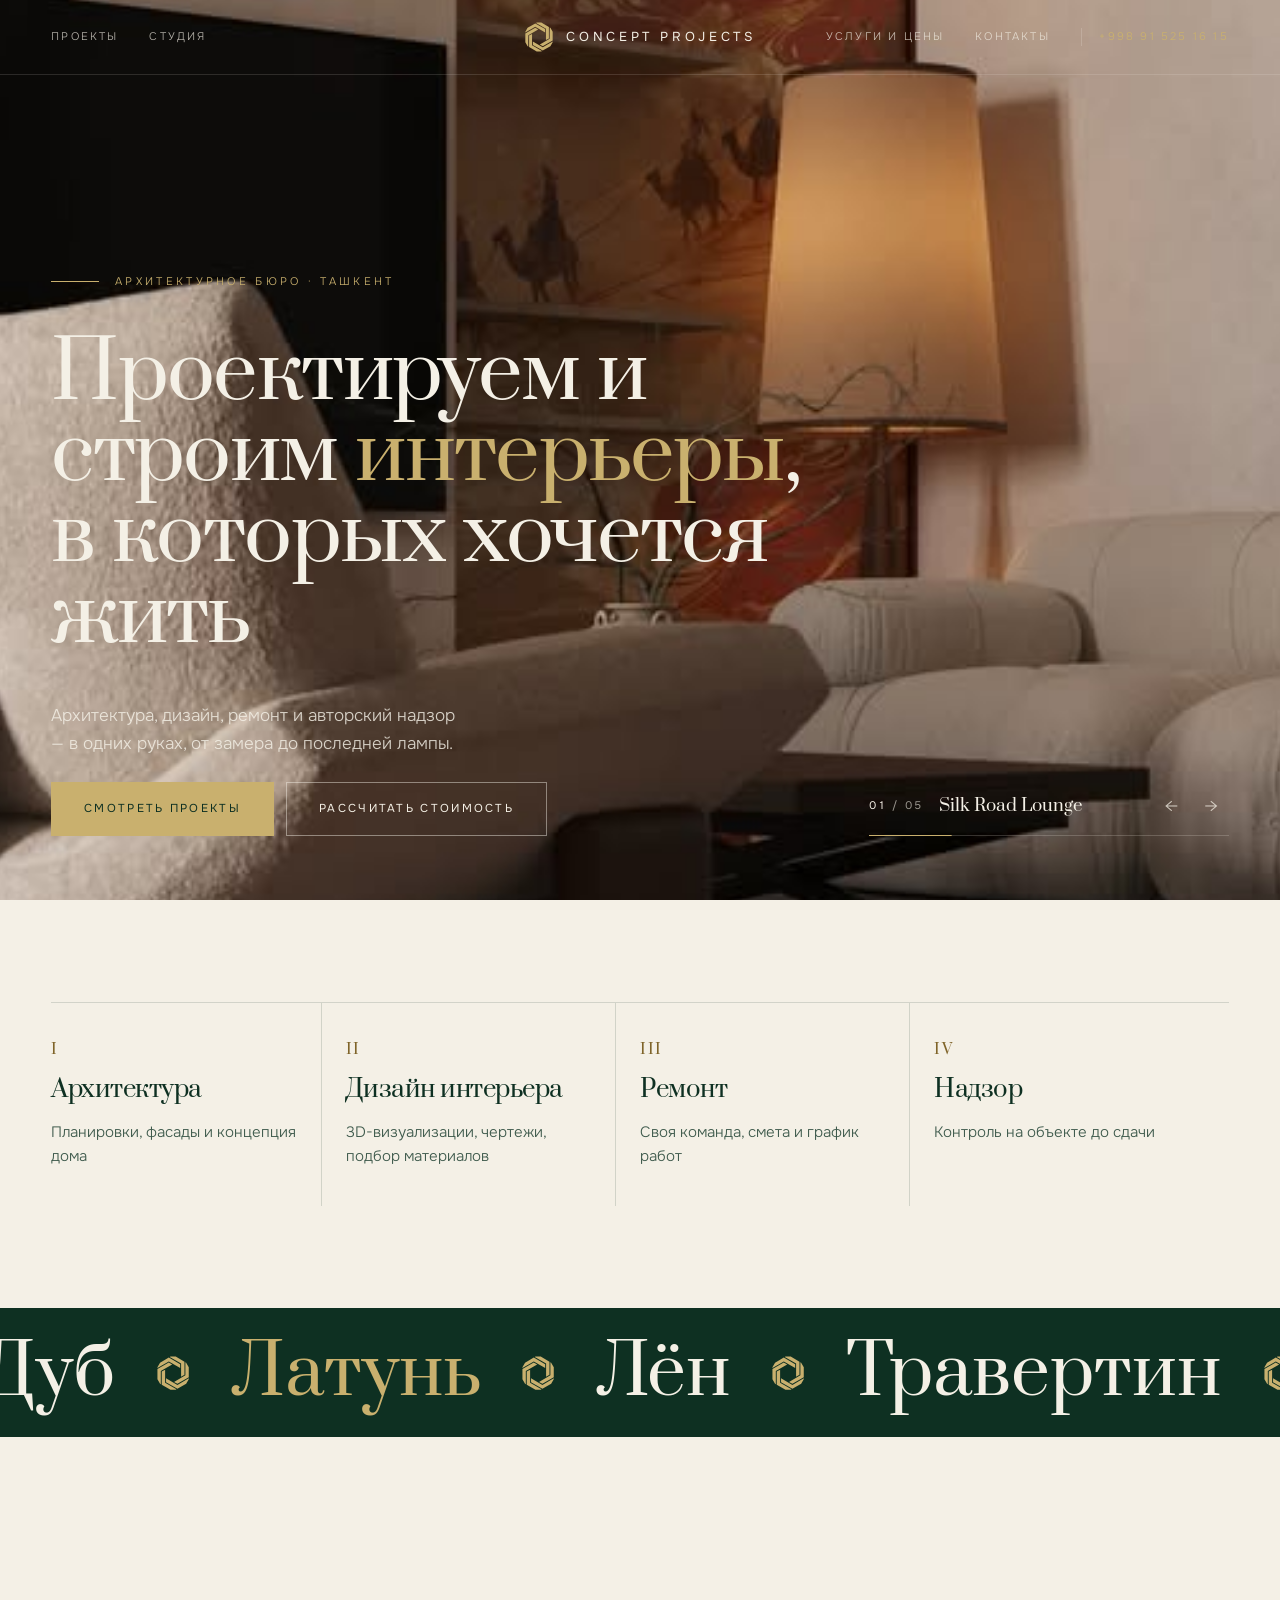
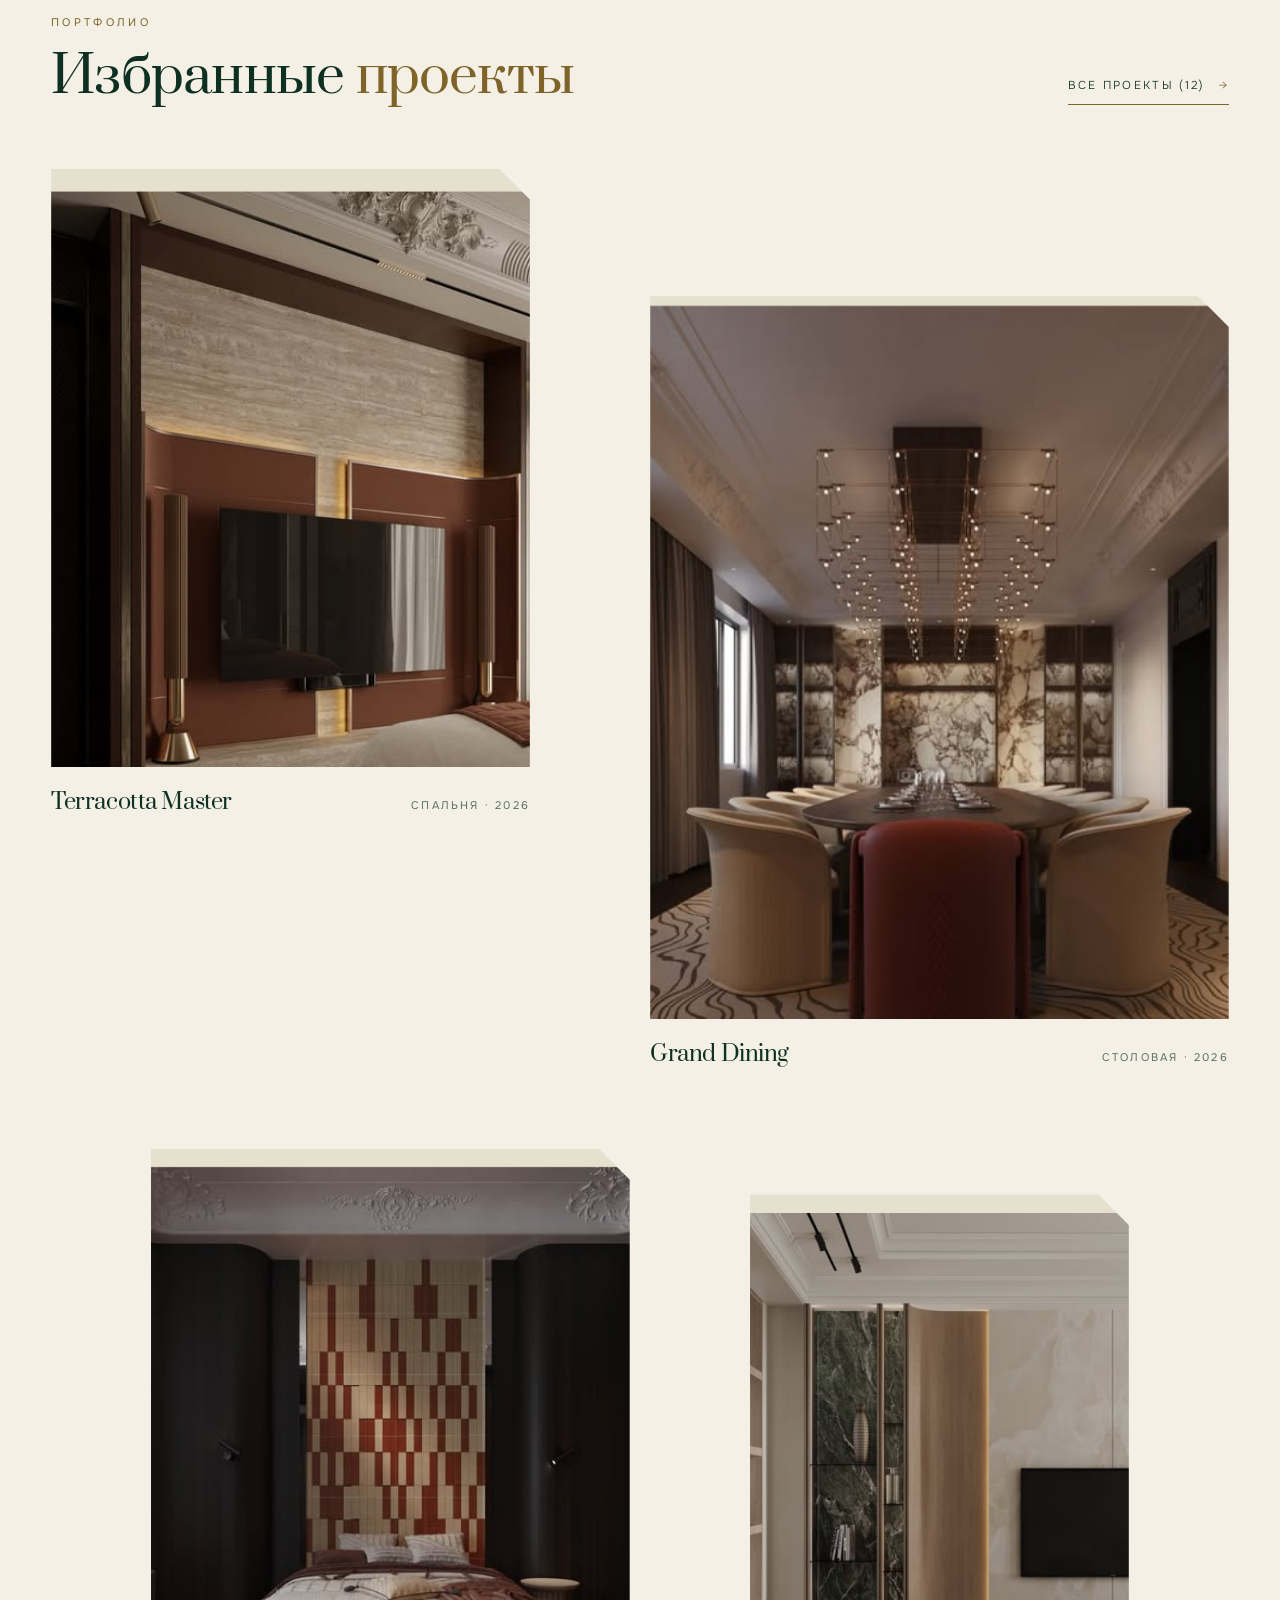
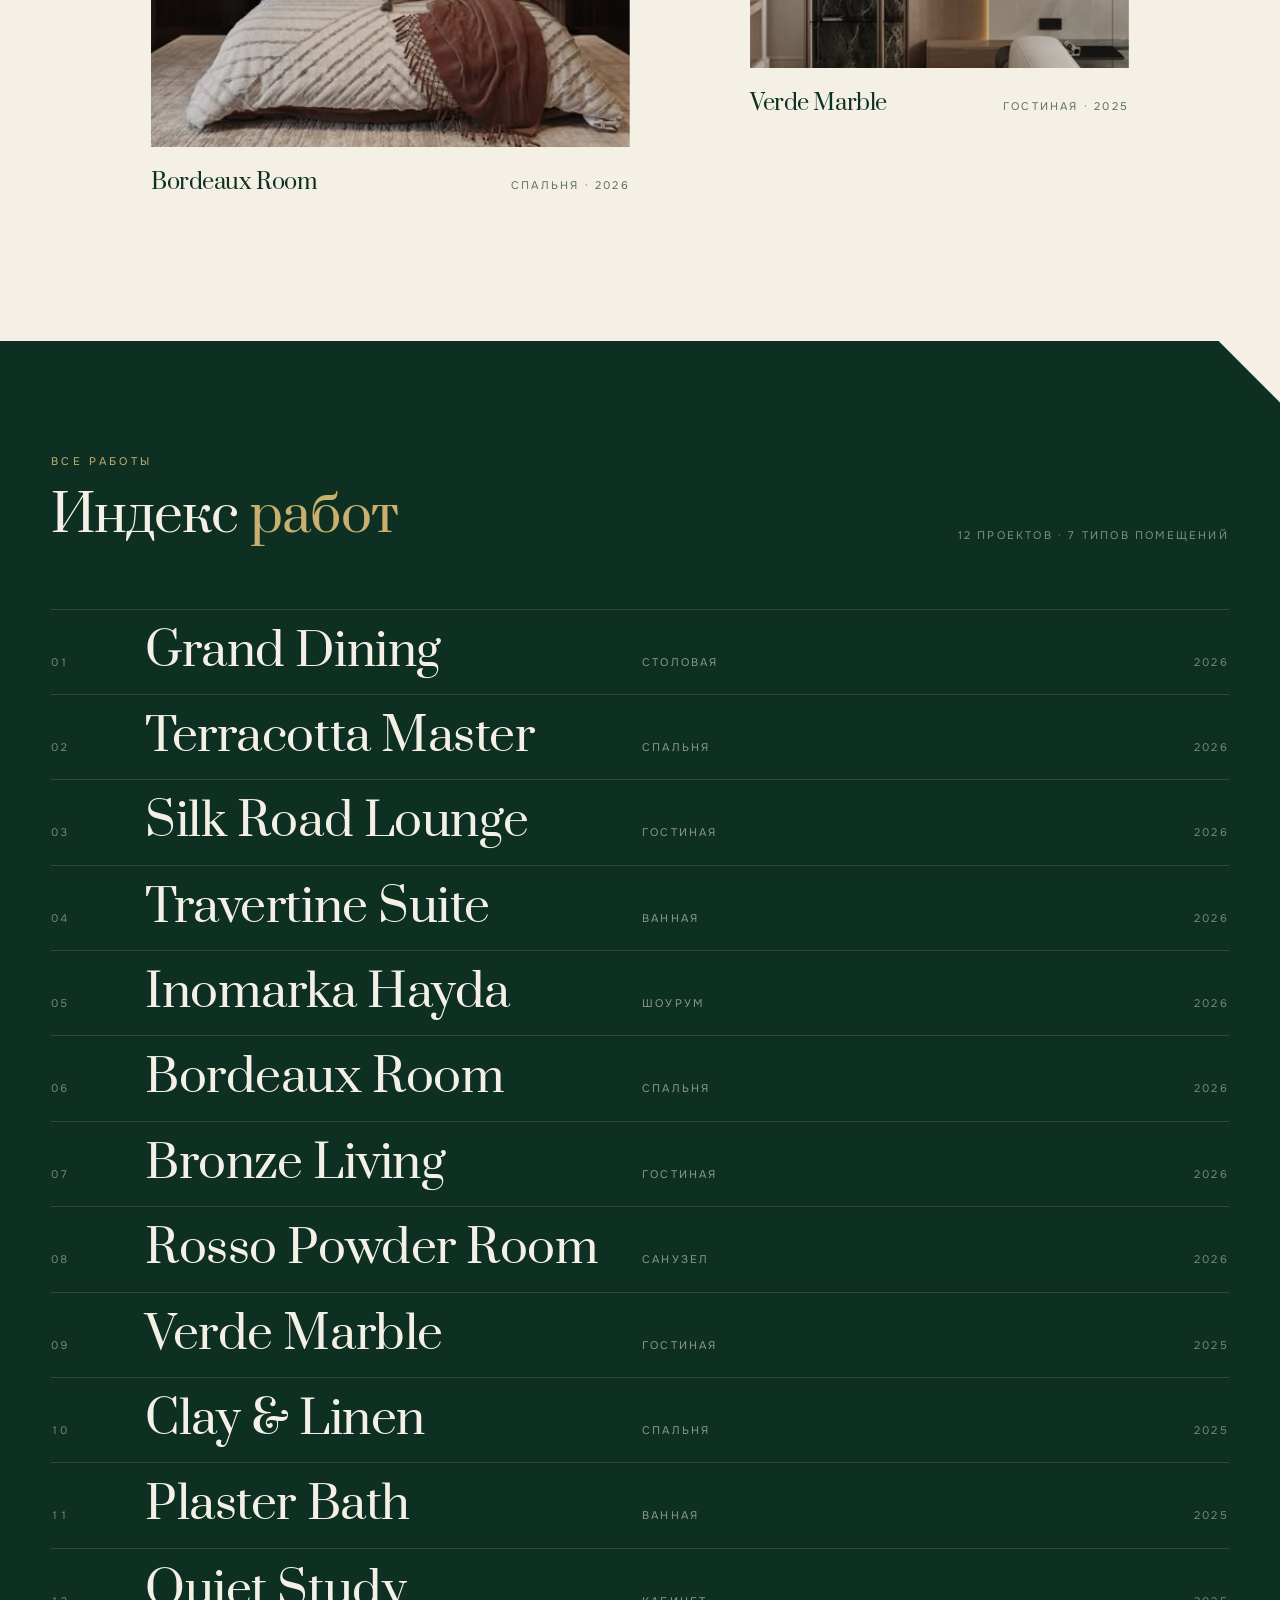
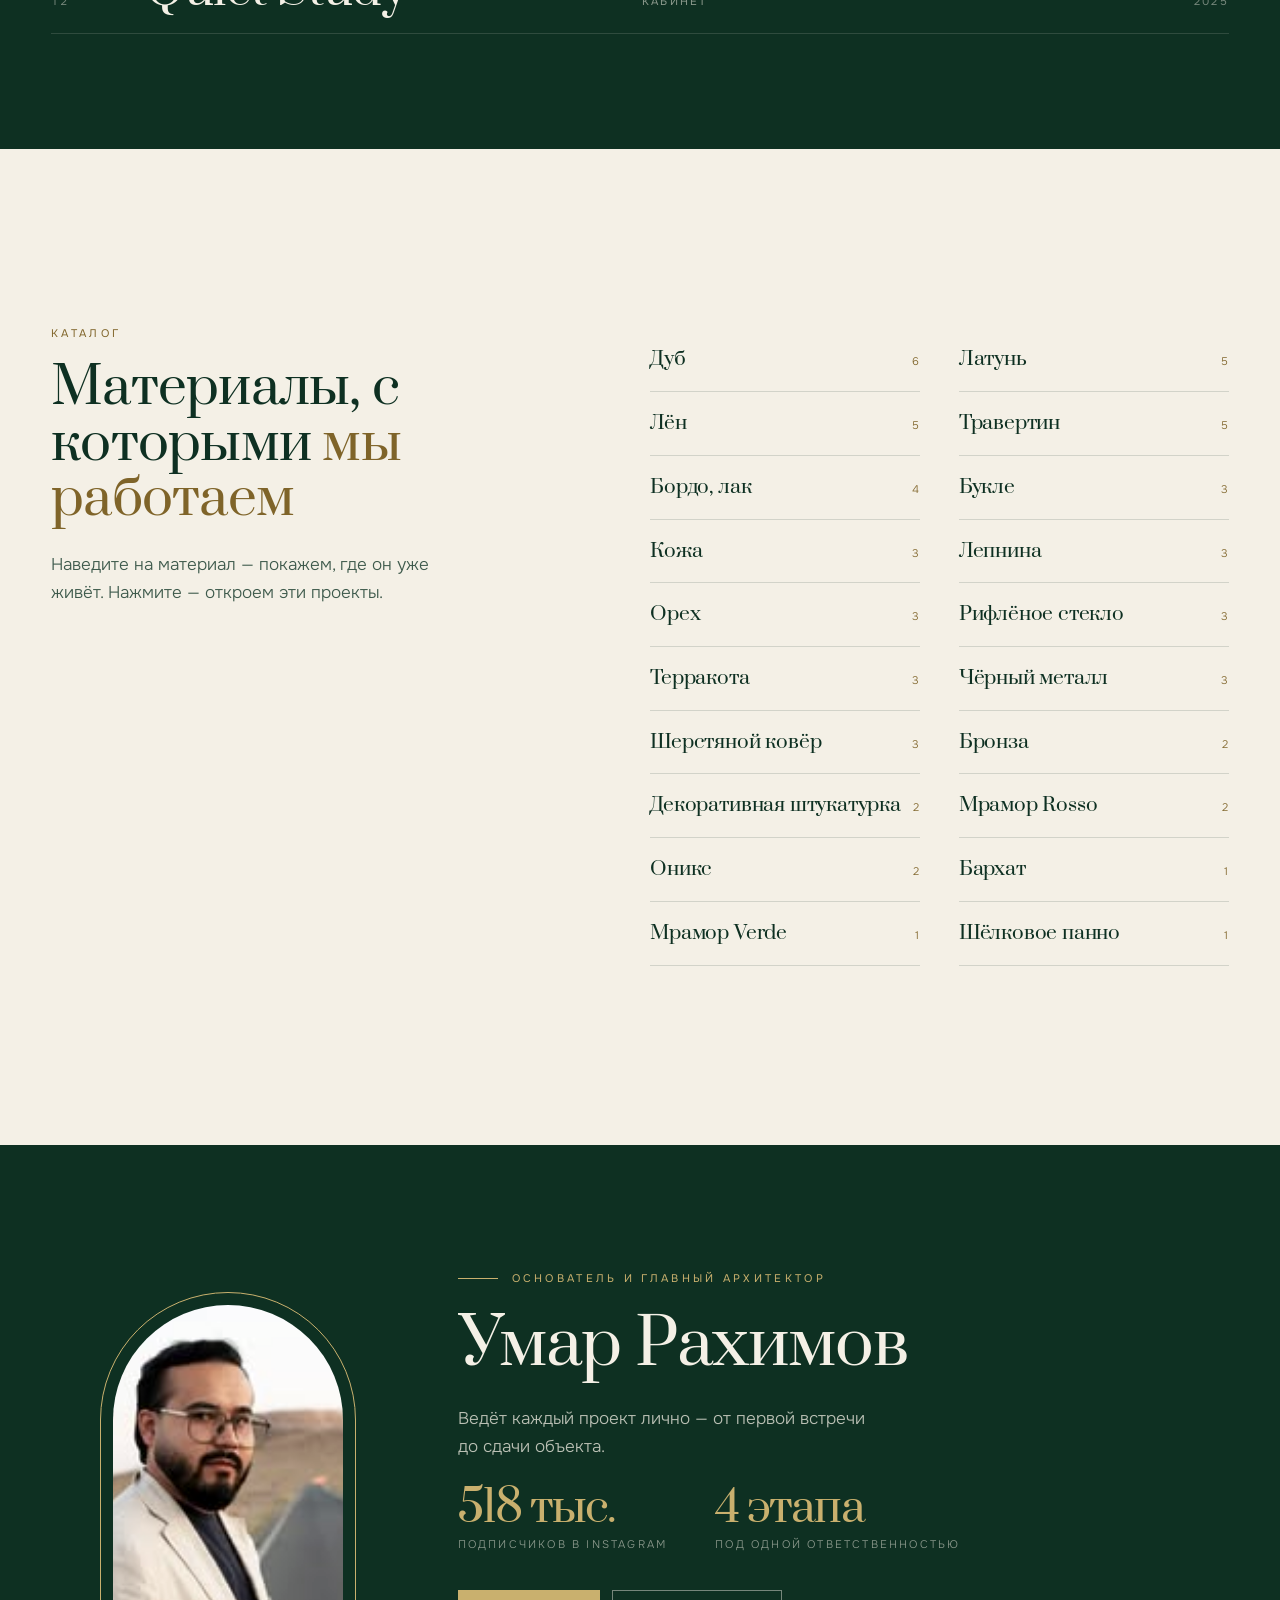
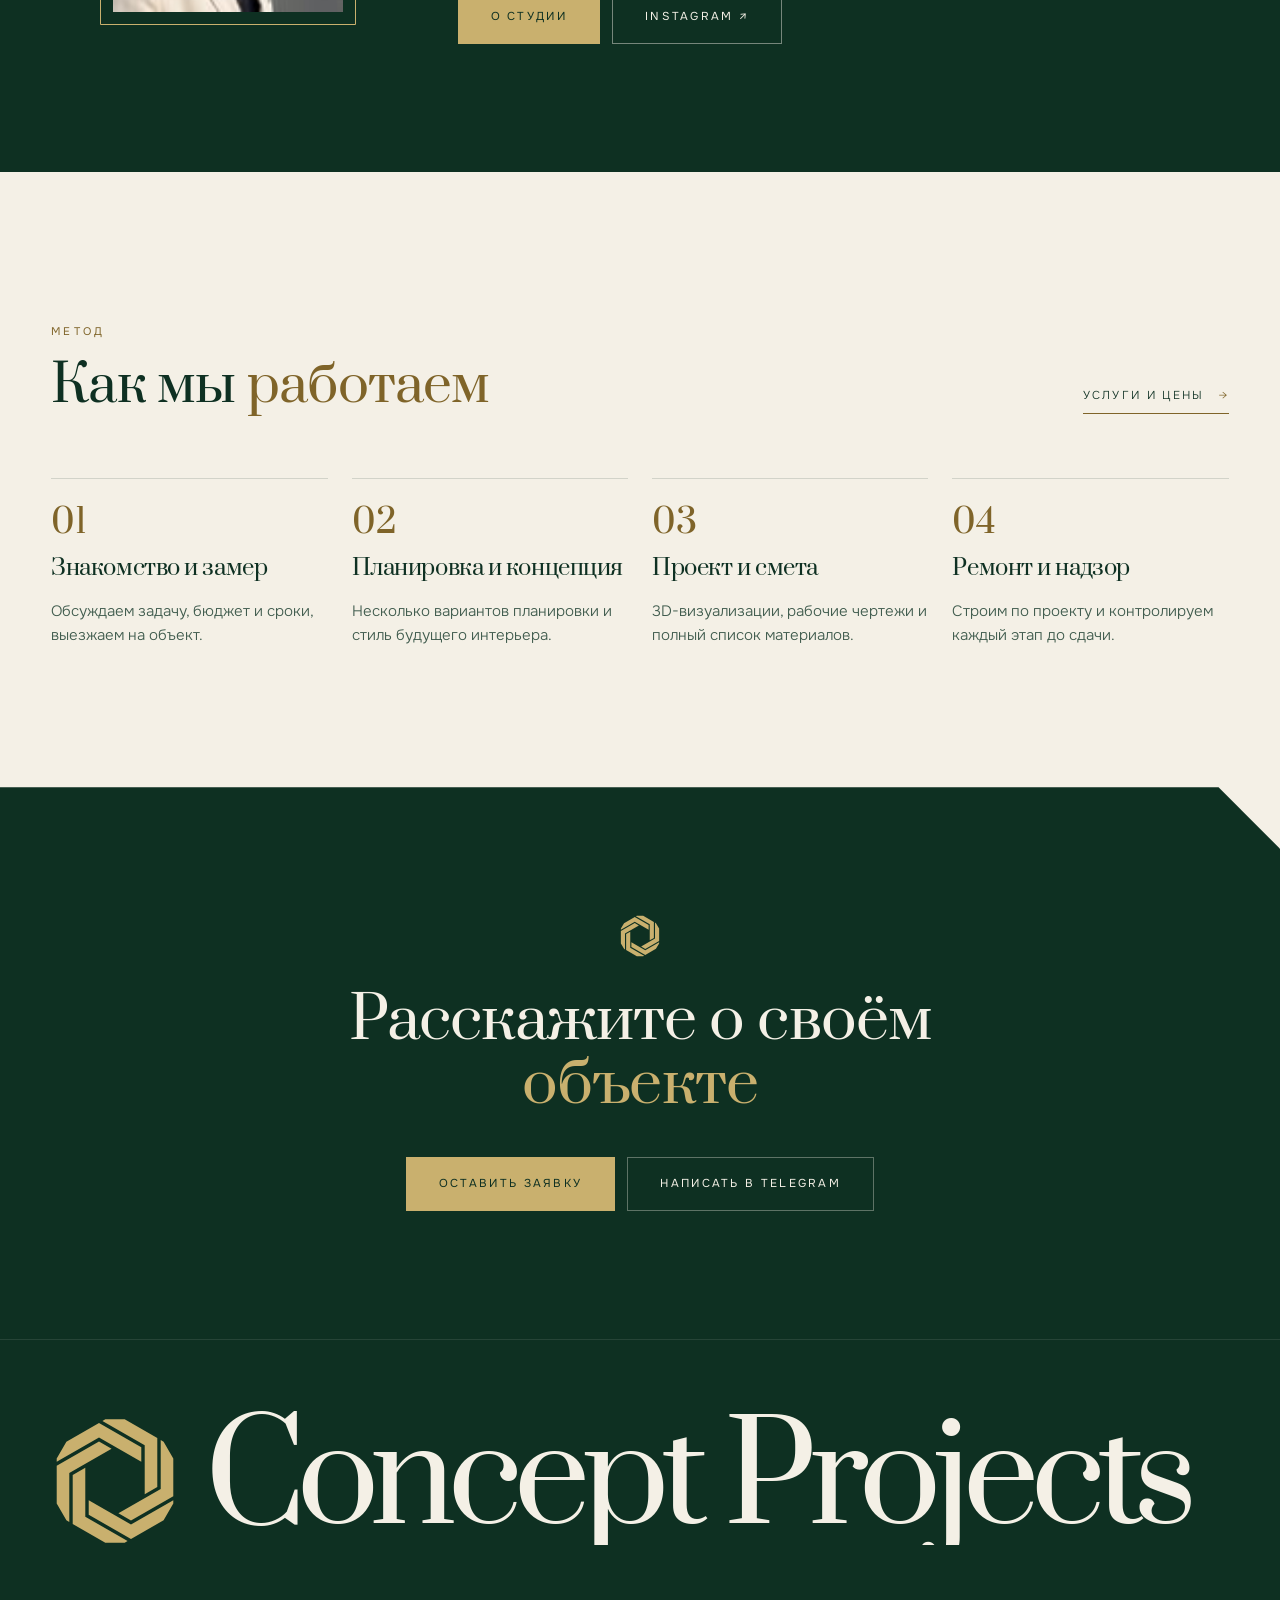
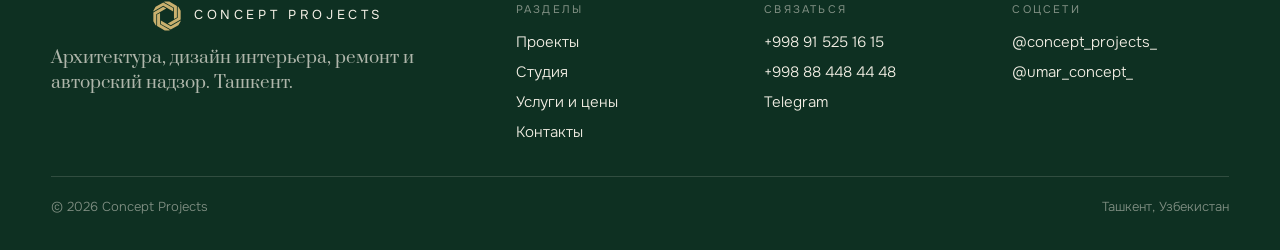
<file: index.html>
<!doctype html>
<html lang="ru">
<head>
<meta charset="utf-8">
<meta name="viewport" content="width=device-width, initial-scale=1">
<meta name="theme-color" content="#0e3022">
<title>Concept Projects — архитектура и дизайн интерьера, Ташкент</title>
<meta name="description" content="Concept Projects: архитектура, дизайн интерьера, ремонт и авторский надзор в Ташкенте.">
<link rel="icon" href="assets/img/favicon.svg" type="image/svg+xml">
<link rel="preconnect" href="https://fonts.googleapis.com"><link rel="preconnect" href="https://fonts.gstatic.com" crossorigin>
<link href="https://fonts.googleapis.com/css2?family=Onest:wght@300;400;500&family=Prata&display=swap" rel="stylesheet">
<link rel="stylesheet" href="assets/css/style.css?v=20">
<script>document.documentElement.classList.add("js");setTimeout(function(){if(!window.CP_READY)document.documentElement.classList.add("reveal-all")},3000)</script>
</head>
<body data-page="home">
<div data-header></div>

<main>
  <section class="hero" aria-label="Проекты Concept Projects">
    <a class="slides" id="slides" href="projects.html" aria-label="Открыть проект"></a>
    <div class="hero__shade" aria-hidden="true"></div>
    <div class="hero__inner wrap">
      <p class="hero__kicker" data-fade>Архитектурное бюро · Ташкент</p>
      <h1 class="display" data-lines>Проектируем и строим <span class="nb"><span class="it">интерьеры</span>,</span> в&nbsp;которых хочется жить</h1>
      <div class="hero__row">
        <div class="hero__bottom">
          <p class="lead">Архитектура, дизайн, ремонт и авторский надзор — в одних руках, от замера до последней лампы.</p>
          <div class="hero__actions">
            <a class="btn btn--gold" href="projects.html">Смотреть проекты</a>
            <a class="btn btn--line" href="services.html#calc">Рассчитать стоимость</a>
          </div>
        </div>
        <div class="hero__ctrl">
          <div class="slides__bar">
            <span class="slides__count"><b id="slideIdx">01</b> / <span id="slideTotal">05</span></span>
            <span class="slides__name" id="slideName"></span>
            <span class="slides__nav"><button type="button" id="slidePrev" aria-label="Предыдущий">←</button><button type="button" id="slideNext" aria-label="Следующий">→</button></span>
          </div>
          <div class="slides__progress"><i id="slideProgress"></i></div>
          <div class="thumbs" id="thumbs" role="tablist" aria-label="Проекты на первом экране"></div>
        </div>
      </div>
    </div>
  </section>

  <section class="services wrap" aria-label="Что мы делаем">
    <div class="services__row">
      <a class="svc" href="services.html"><b>Архитектура</b><span>Планировки, фасады и концепция дома</span></a>
      <a class="svc" href="services.html"><b>Дизайн интерьера</b><span>3D-визуализации, чертежи, подбор материалов</span></a>
      <a class="svc" href="services.html"><b>Ремонт</b><span>Своя команда, смета и график работ</span></a>
      <a class="svc" href="services.html"><b>Надзор</b><span>Контроль на объекте до сдачи</span></a>
    </div>
  </section>

  <div class="marquee" aria-hidden="true"><div class="marquee__track" id="marquee"></div></div>

  <section class="section wrap">
    <div class="sec-head">
      <h2 class="h2" data-eyebrow="Портфолио" data-lines>Избранные <span class="it">проекты</span></h2>
      <a class="arrow" href="projects.html" id="allCount">Все проекты (12)</a>
    </div>
    <div class="featured grid" id="featured"></div>
  </section>

  <section class="index-sec">
    <div class="wrap">
      <div class="sec-head"><h2 class="h2" data-eyebrow="Все работы" data-lines>Индекс <span class="it">работ</span></h2><span class="label" id="indexMeta"></span></div>
      <div class="index" id="index"></div>
    </div>
  </section>

  <section class="section wrap grid mats">
    <div class="mats__head">
      <h2 class="h2" data-eyebrow="Каталог" data-lines>Материалы, с&nbsp;которыми <span class="it">мы работаем</span></h2>
      <p class="lead" data-fade>Наведите на материал — покажем, где он уже живёт. Нажмите — откроем эти проекты.</p>
    </div>
    <div class="mats__list" id="mats"></div>
  </section>

  <section class="founder-sec">
    <div class="founder-card wrap">
      <div class="founder__portrait" data-fade><img src="assets/img/owner.jpg" alt="Умар Рахимов"></div>
      <div class="founder__body">
        <p class="eyebrow" data-fade>Основатель и главный архитектор</p>
        <h2 class="h2" data-lines>Умар Рахимов</h2>
        <p class="lead" data-fade>Ведёт каждый проект лично — от первой встречи до сдачи объекта.</p>
        <div class="facts" data-fade>
          <div><b>518 тыс.</b><span>подписчиков в Instagram</span></div>
          <div><b>4 этапа</b><span>под одной ответственностью</span></div>
        </div>
        <div class="founder__links">
          <a class="btn btn--gold" href="studio.html">О студии</a>
          <a class="btn btn--line" href="https://www.instagram.com/umar_concept_/" target="_blank" rel="noopener">Instagram ↗</a>
        </div>
      </div>
    </div>
  </section>

  <section class="section wrap">
    <div class="sec-head"><h2 class="h2" data-eyebrow="Метод" data-lines>Как мы <span class="it">работаем</span></h2><a class="arrow" href="services.html">Услуги и цены</a></div>
    <div class="steps">
      <div class="step" data-fade><b>Знакомство и замер</b><span>Обсуждаем задачу, бюджет и сроки, выезжаем на объект.</span></div>
      <div class="step" data-fade><b>Планировка и концепция</b><span>Несколько вариантов планировки и стиль будущего интерьера.</span></div>
      <div class="step" data-fade><b>Проект и смета</b><span>3D-визуализации, рабочие чертежи и полный список материалов.</span></div>
      <div class="step" data-fade><b>Ремонт и надзор</b><span>Строим по проекту и контролируем каждый этап до сдачи.</span></div>
    </div>
  </section>

  <section class="cta">
    <div class="cta__row">
      <h2 class="h2">Расскажите о&nbsp;своём <span class="it">объекте</span></h2>
      <div class="cta__links">
        <a class="btn" href="contacts.html">Оставить заявку</a>
        <a class="btn btn--ghost" href="https://t.me/concept_projects" target="_blank" rel="noopener">Написать в Telegram</a>
      </div>
    </div>
  </section>
</main>

<div class="peek" id="peek" aria-hidden="true"><div class="ph ph--4x5"><img alt=""></div></div>
<div data-footer></div>
<script src="assets/js/data.js?v=20"></script>
<script src="assets/js/site.js?v=20"></script>
</body>
</html>
</file>
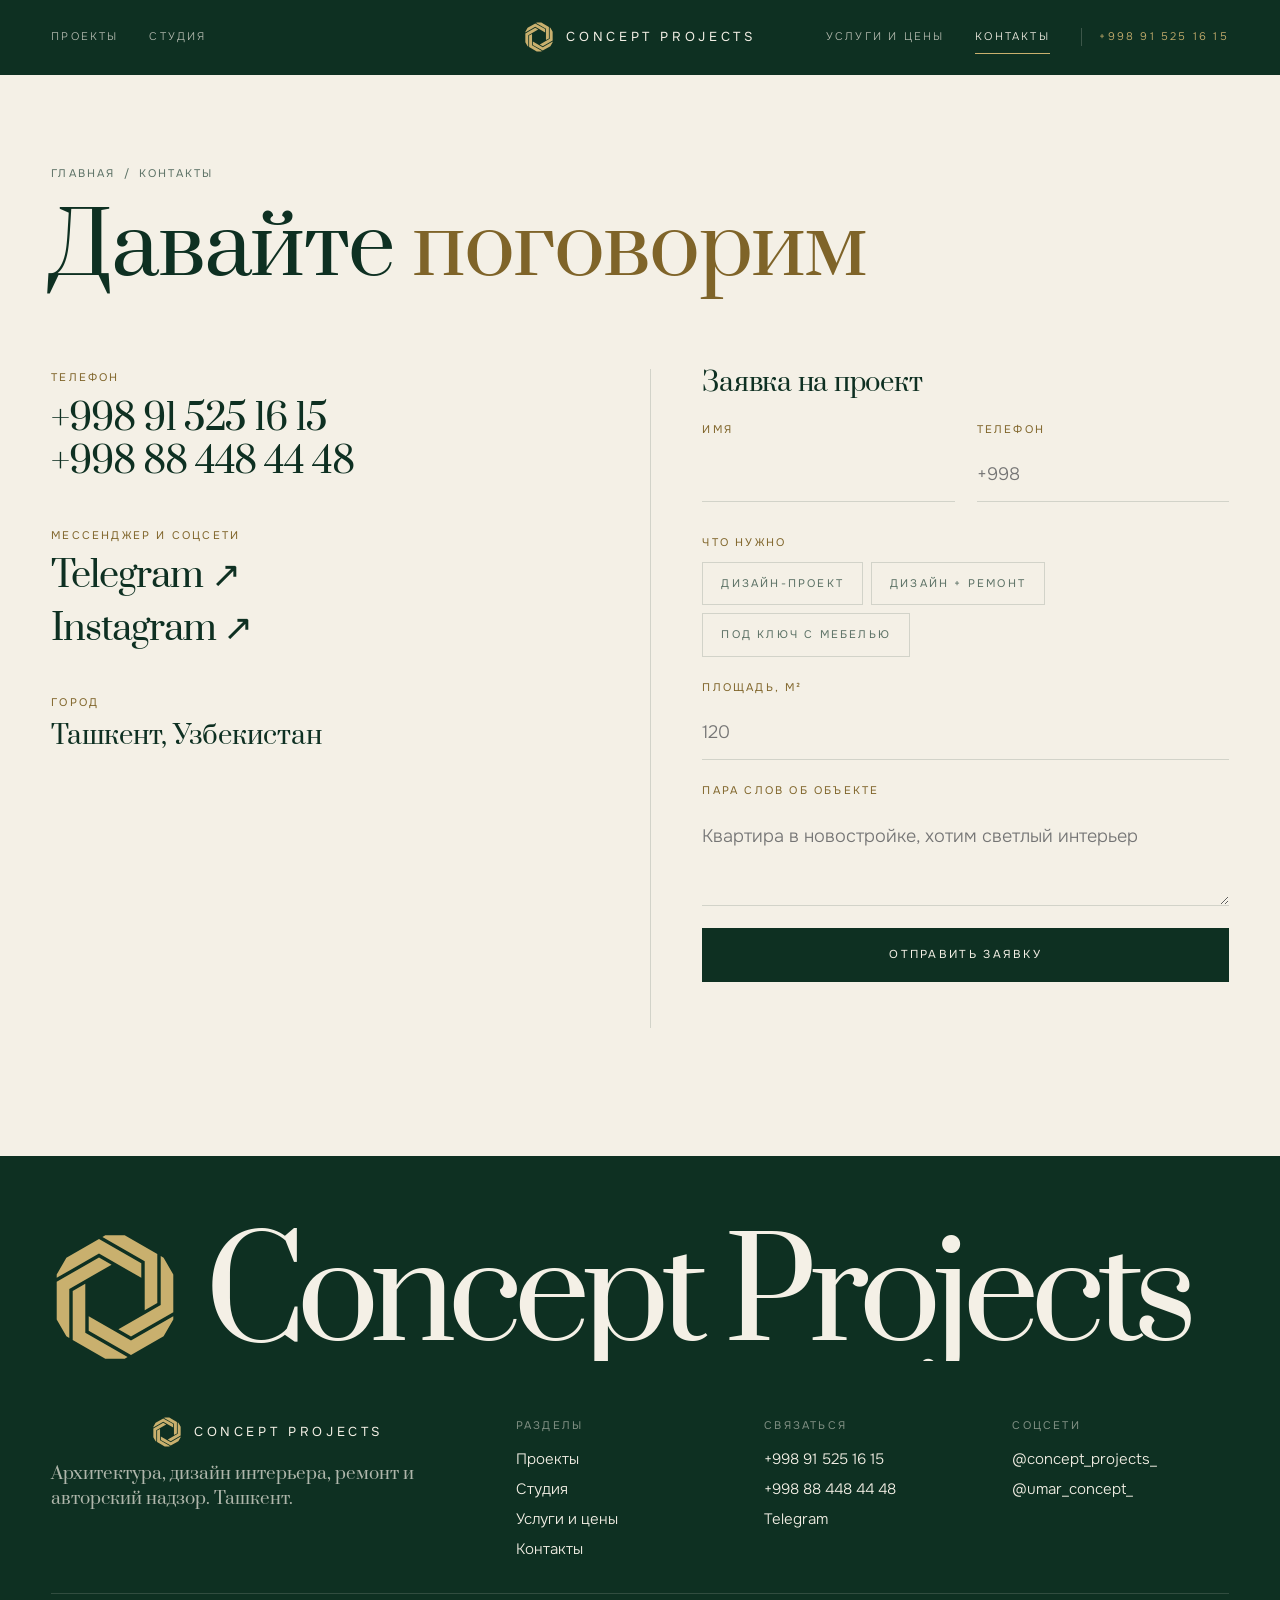
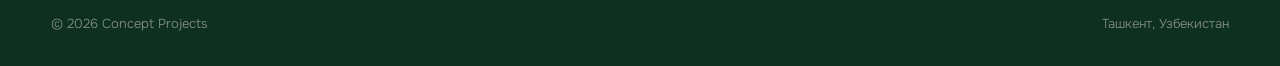
<file: contacts.html>
<!doctype html>
<html lang="ru">
<head>
<meta charset="utf-8">
<meta name="viewport" content="width=device-width, initial-scale=1">
<meta name="theme-color" content="#0e3022">
<title>Контакты — Concept Projects</title>
<meta name="description" content="Связаться с Concept Projects: телефон, Telegram, Instagram.">
<link rel="icon" href="assets/img/favicon.svg" type="image/svg+xml">
<link rel="preconnect" href="https://fonts.googleapis.com"><link rel="preconnect" href="https://fonts.gstatic.com" crossorigin>
<link href="https://fonts.googleapis.com/css2?family=Onest:wght@300;400;500&family=Prata&display=swap" rel="stylesheet">
<link rel="stylesheet" href="assets/css/style.css?v=20">
<script>document.documentElement.classList.add("js");setTimeout(function(){if(!window.CP_READY)document.documentElement.classList.add("reveal-all")},3000)</script>
</head>
<body data-page="contacts">
<div data-header></div>

<main class="wrap">
  <section class="page-head">
    <div class="crumbs"><a href="index.html">Главная</a><span>/</span><span>Контакты</span></div>
    <h1 class="display" data-fade>Давайте <span class="it">поговорим</span></h1>
  </section>

  <section class="grid contact">
    <div class="contact__info">
      <div class="field"><span class="label">Телефон</span><div id="phones"></div></div>
      <div class="field"><span class="label">Мессенджер и соцсети</span>
        <a class="big" href="https://t.me/concept_projects" target="_blank" rel="noopener">Telegram ↗</a>
        <a class="big" href="https://www.instagram.com/concept_projects_/" target="_blank" rel="noopener">Instagram ↗</a>
      </div>
      <div class="field"><span class="label">Город</span><p class="h3">Ташкент, Узбекистан</p></div>
    </div>

    <form class="contact__form" id="form" novalidate>
      <p class="h3">Заявка на проект</p>
      <div class="field--two">
        <div class="field"><label for="f-name">Имя</label><input class="input" id="f-name" name="name" autocomplete="name"><span class="err" data-err="name"></span></div>
        <div class="field"><label for="f-phone">Телефон</label><input class="input" id="f-phone" name="phone" type="tel" autocomplete="tel" placeholder="+998"><span class="err" data-err="phone"></span></div>
      </div>
      <div class="field"><span class="label">Что нужно</span><div class="seg" id="need" role="group" aria-label="Формат работы"></div></div>
      <div class="field"><label for="f-area">Площадь, м²</label><input class="input" id="f-area" name="area" inputmode="numeric" placeholder="120"></div>
      <div class="field"><label for="f-msg">Пара слов об объекте</label><textarea class="input" id="f-msg" name="msg" placeholder="Квартира в новостройке, хотим светлый интерьер"></textarea></div>
      <div><button class="btn" type="submit">Отправить заявку</button></div>
      <p class="form-msg" id="formMsg" aria-live="polite"></p>
    </form>
  </section>
</main>

<div style="height:clamp(80px,10vw,160px)"></div>
<div data-footer></div>
<script src="assets/js/data.js?v=20"></script>
<script src="assets/js/site.js?v=20"></script>
</body>
</html>
</file>
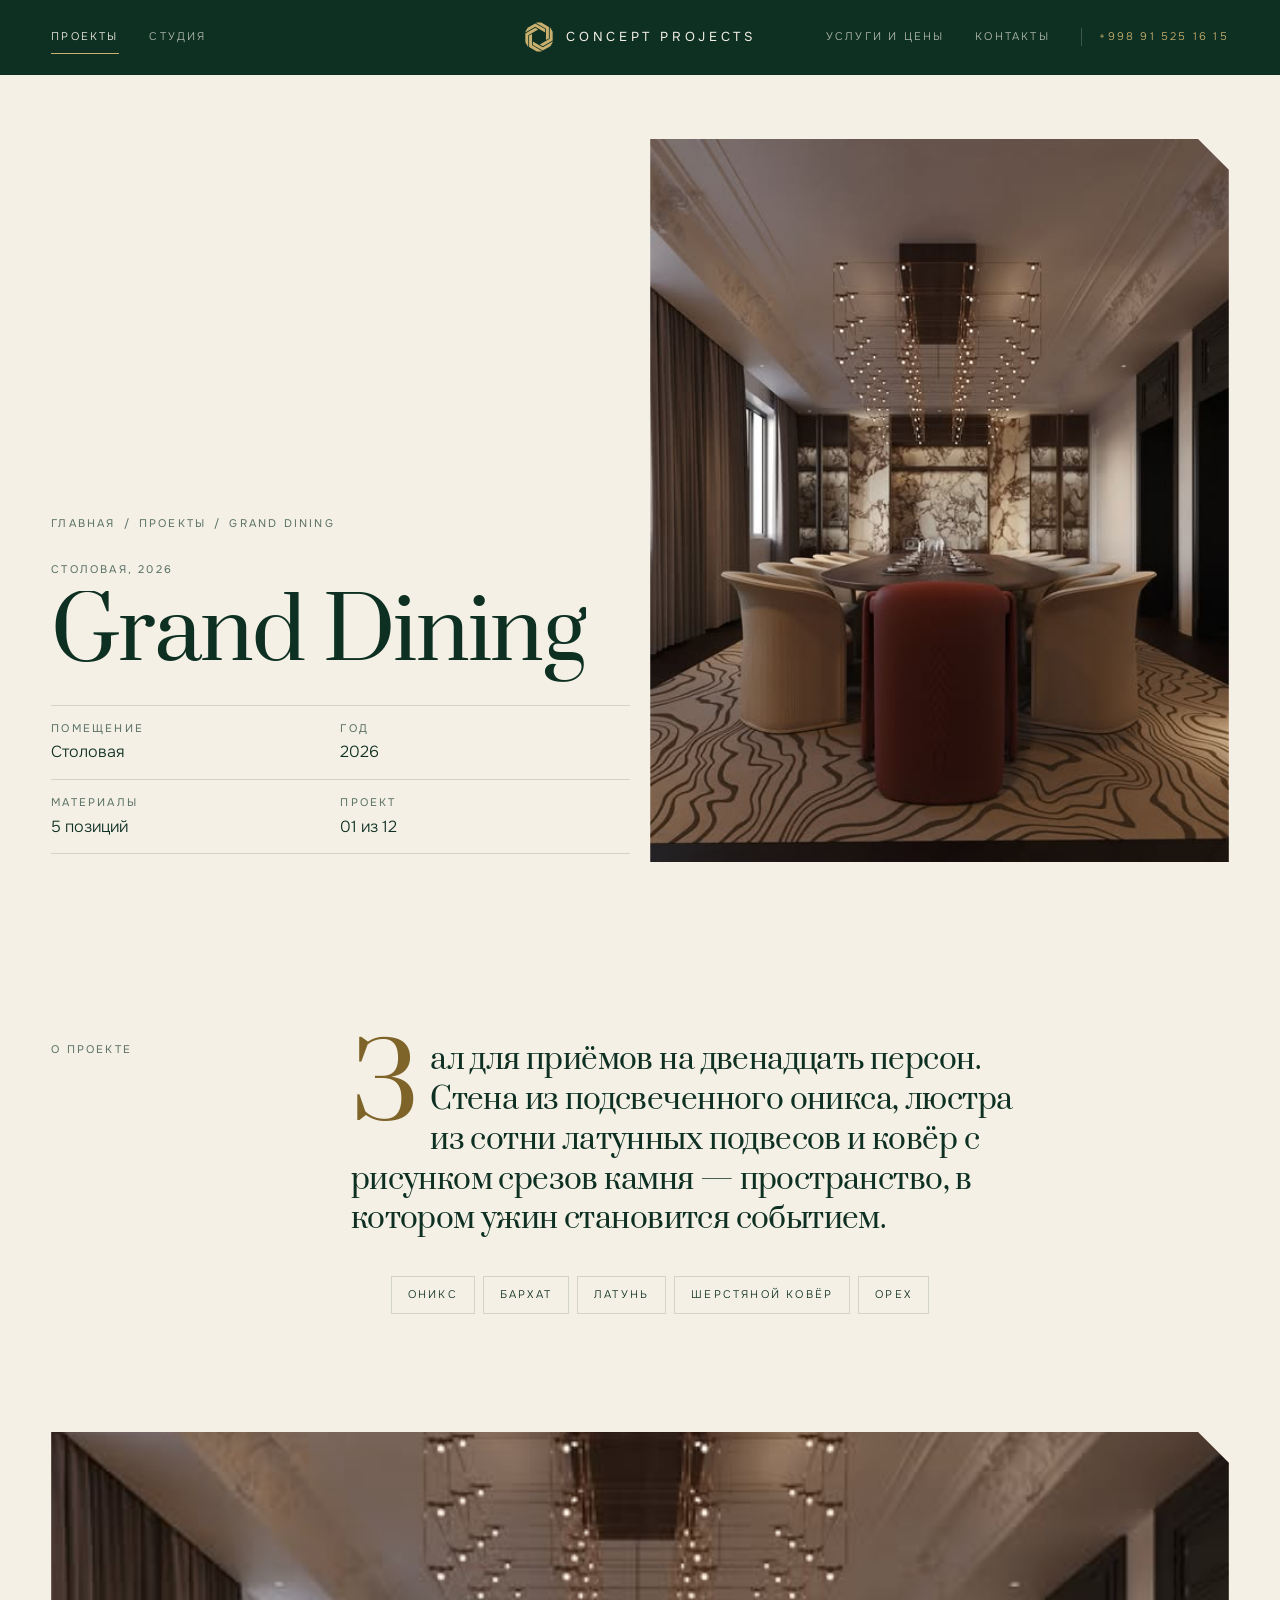
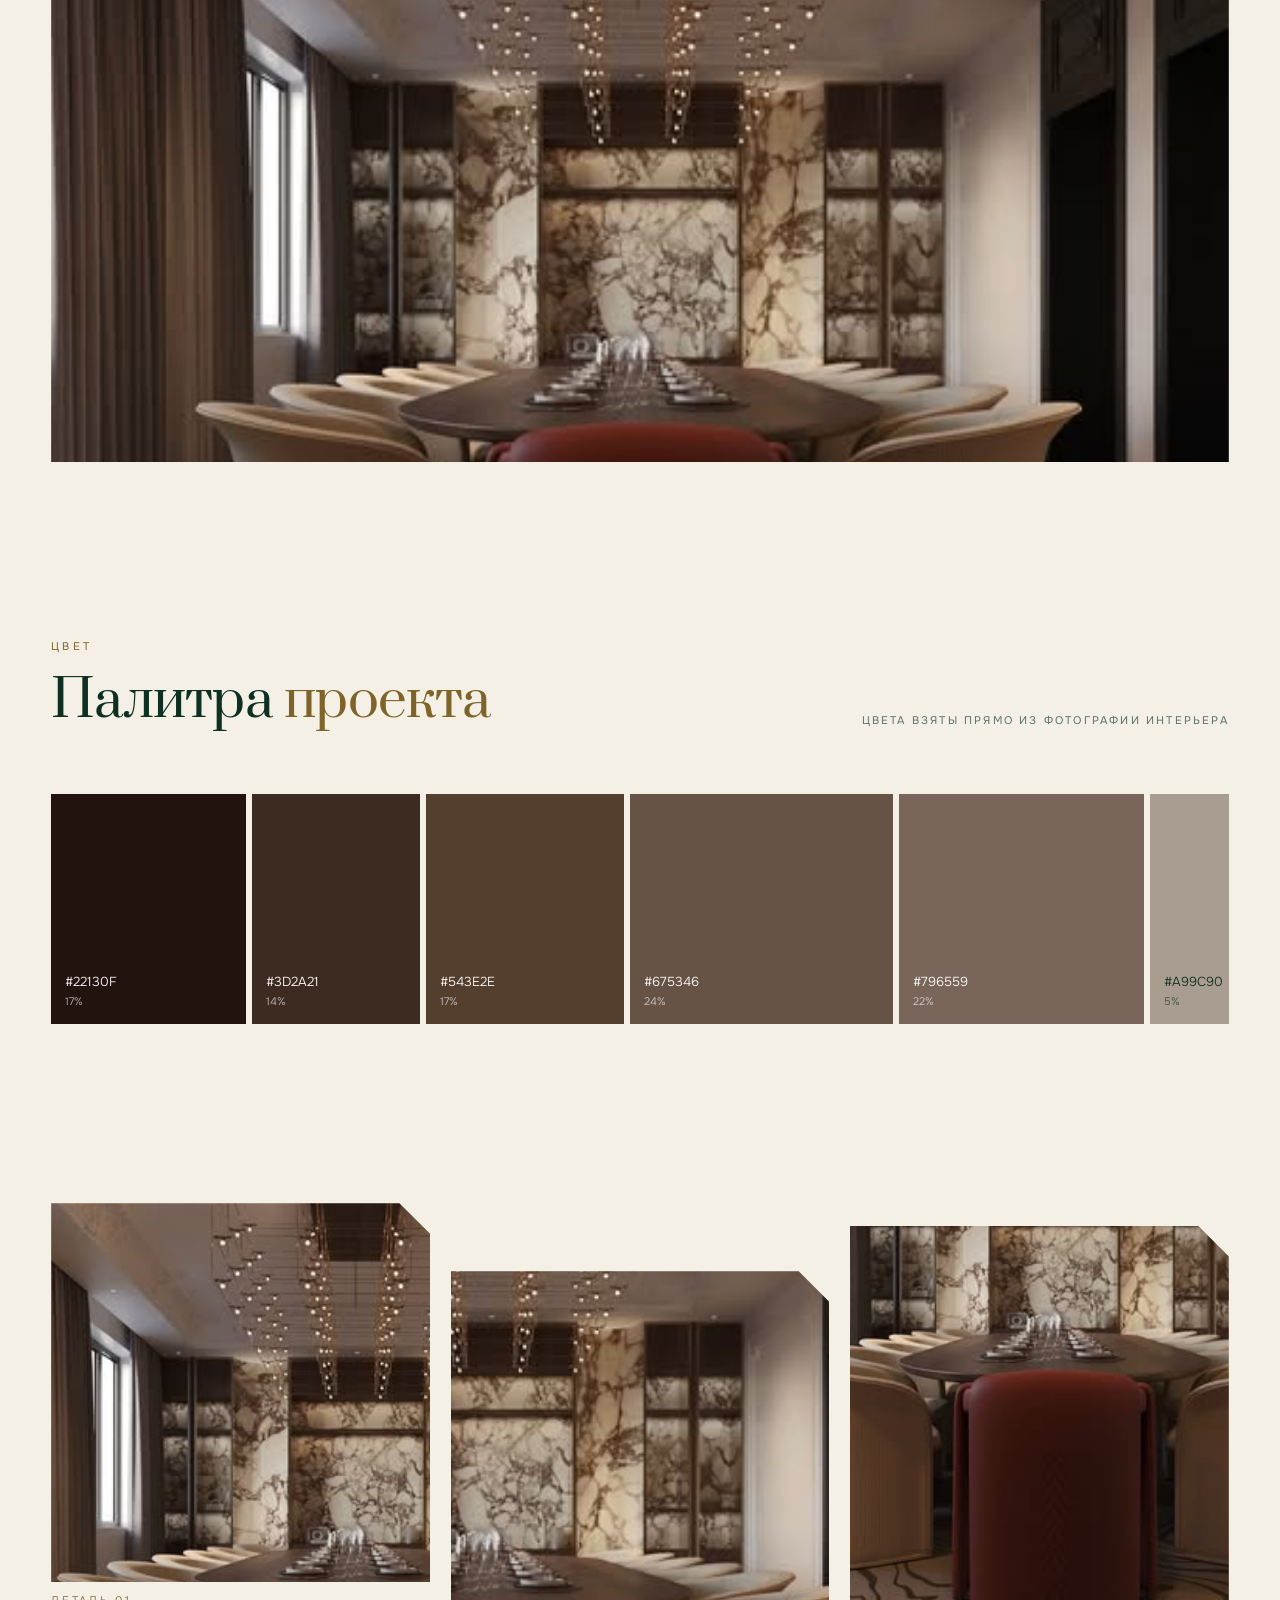
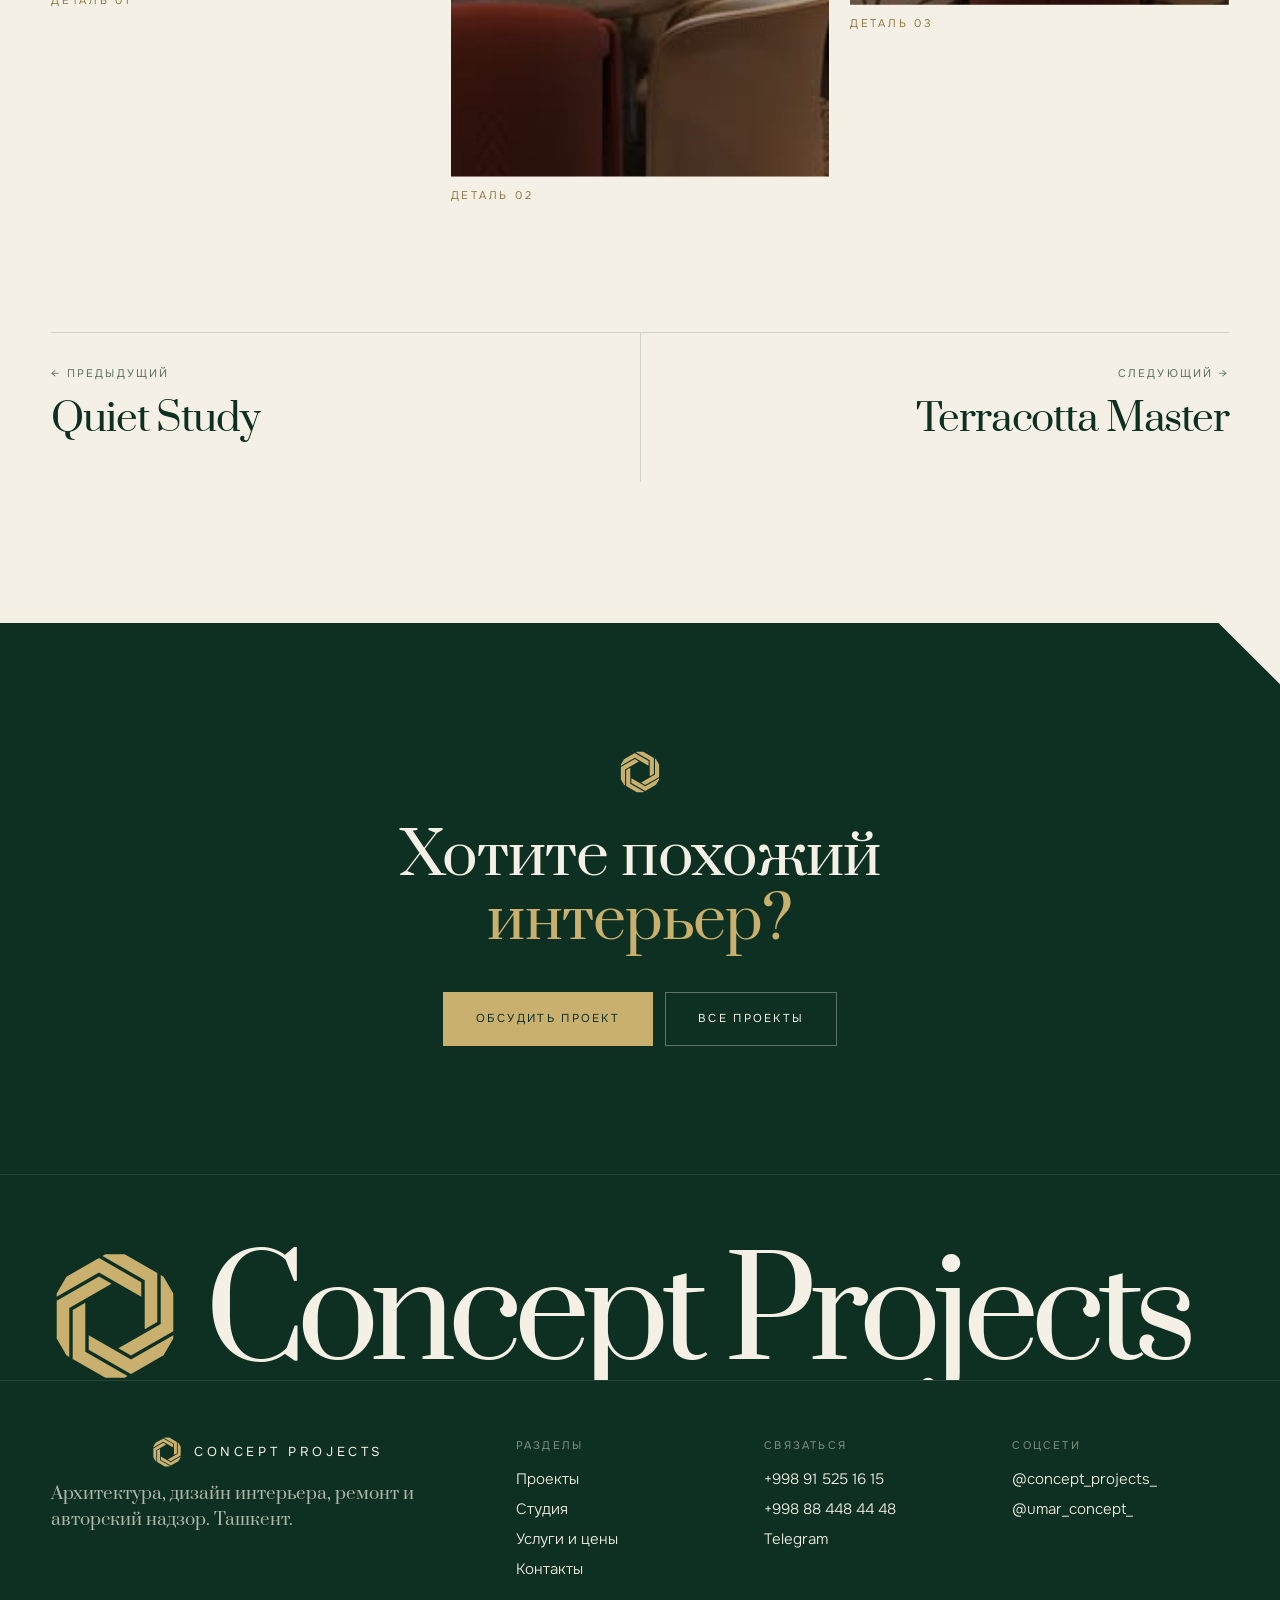
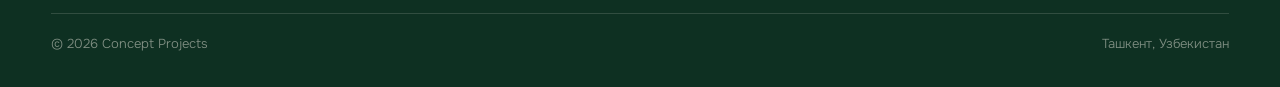
<file: project.html>
<!doctype html>
<html lang="ru">
<head>
<meta charset="utf-8">
<meta name="viewport" content="width=device-width, initial-scale=1">
<meta name="theme-color" content="#0e3022">
<title>Проект — Concept Projects</title>
<link rel="icon" href="assets/img/favicon.svg" type="image/svg+xml">
<link rel="preconnect" href="https://fonts.googleapis.com"><link rel="preconnect" href="https://fonts.gstatic.com" crossorigin>
<link href="https://fonts.googleapis.com/css2?family=Onest:wght@300;400;500&family=Prata&display=swap" rel="stylesheet">
<link rel="stylesheet" href="assets/css/style.css?v=20">
<script>document.documentElement.classList.add("js");setTimeout(function(){if(!window.CP_READY)document.documentElement.classList.add("reveal-all")},3000)</script>
</head>
<body data-page="project">
<div data-header></div>

<main class="wrap">
  <section class="case-head grid">
    <div class="case-head__text">
      <div class="crumbs" style="margin:0"><a href="index.html">Главная</a><span>/</span><a href="projects.html">Проекты</a><span>/</span><span id="crumb"></span></div>
      <div>
        <p class="label" id="cat" style="margin-bottom:12px"></p>
        <h1 class="display" id="title" data-lines></h1>
      </div>
      <dl class="specs" id="specs" style="margin:0"></dl>
    </div>
    <div class="case-head__img"><div class="ph ph--4x5" id="heroImg" style="cursor:zoom-in"></div></div>
  </section>

  <section class="section grid case-story">
    <p class="label case-story__label" data-fade>О проекте</p>
    <p class="case-story__text" id="desc" data-fade></p>
    <ul class="materials" id="materials" aria-label="Материалы"></ul>
  </section>

  <section class="case-band"><div class="ph" id="bandImg" data-reveal data-parallax></div></section>

  <section class="section">
    <div class="sec-head"><h2 class="h2" data-eyebrow="Цвет" data-lines>Палитра <span class="it">проекта</span></h2><p class="label">Цвета взяты прямо из фотографии интерьера</p></div>
    <div class="palette" id="palette"></div>
  </section>

  <section class="section grid details" id="details" aria-label="Детали"></section>

  <nav class="pager" id="pager" aria-label="Другие проекты"></nav>
</main>

<div class="lightbox" id="lightbox" role="dialog" aria-label="Фото"><img alt=""></div>

<section class="cta">
  <div class="cta__row">
    <h2 class="h2">Хотите похожий <span class="it">интерьер?</span></h2>
    <div class="cta__links"><a class="btn" href="contacts.html">Обсудить проект</a><a class="btn btn--ghost" href="projects.html">Все проекты</a></div>
  </div>
</section>
<div class="peek" id="peek" aria-hidden="true"><div class="ph ph--4x5"><img alt=""></div></div>
<div data-footer></div>
<script src="assets/js/data.js?v=20"></script>
<script src="assets/js/site.js?v=20"></script>
</body>
</html>
</file>
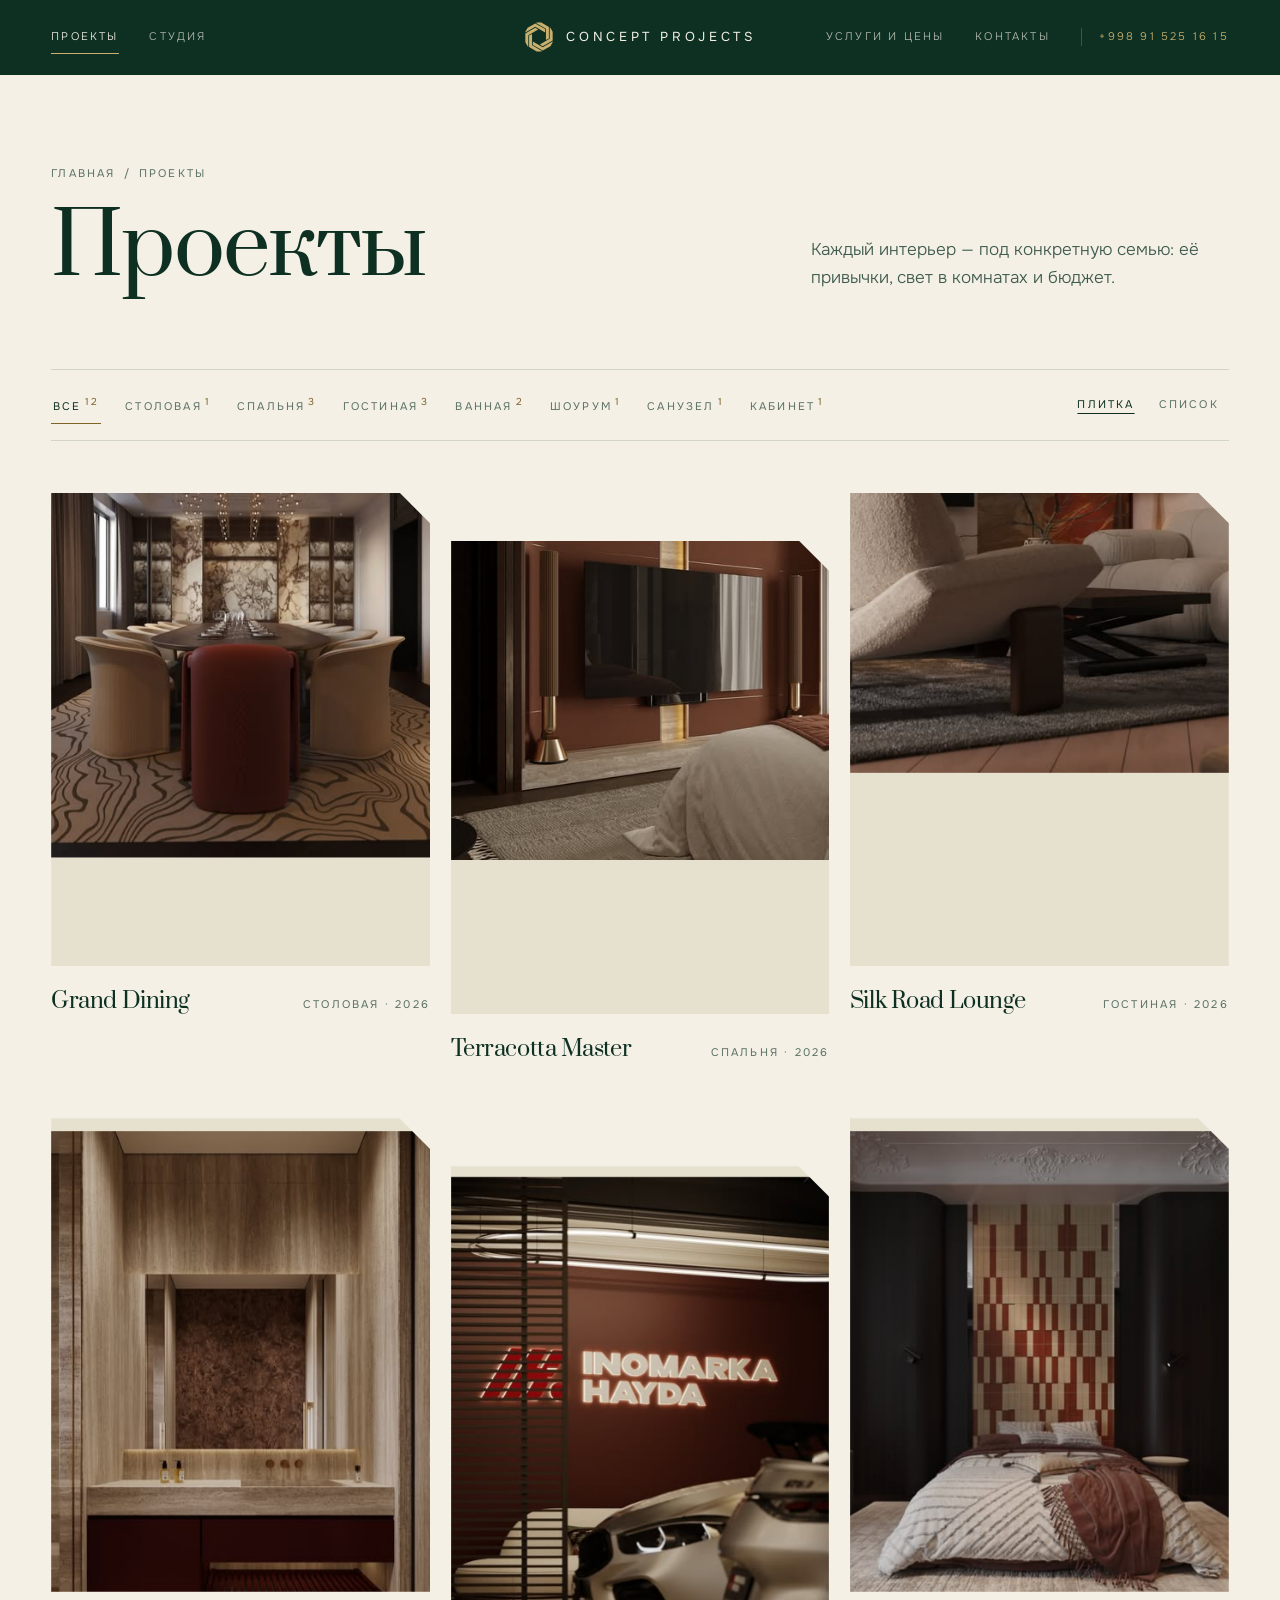
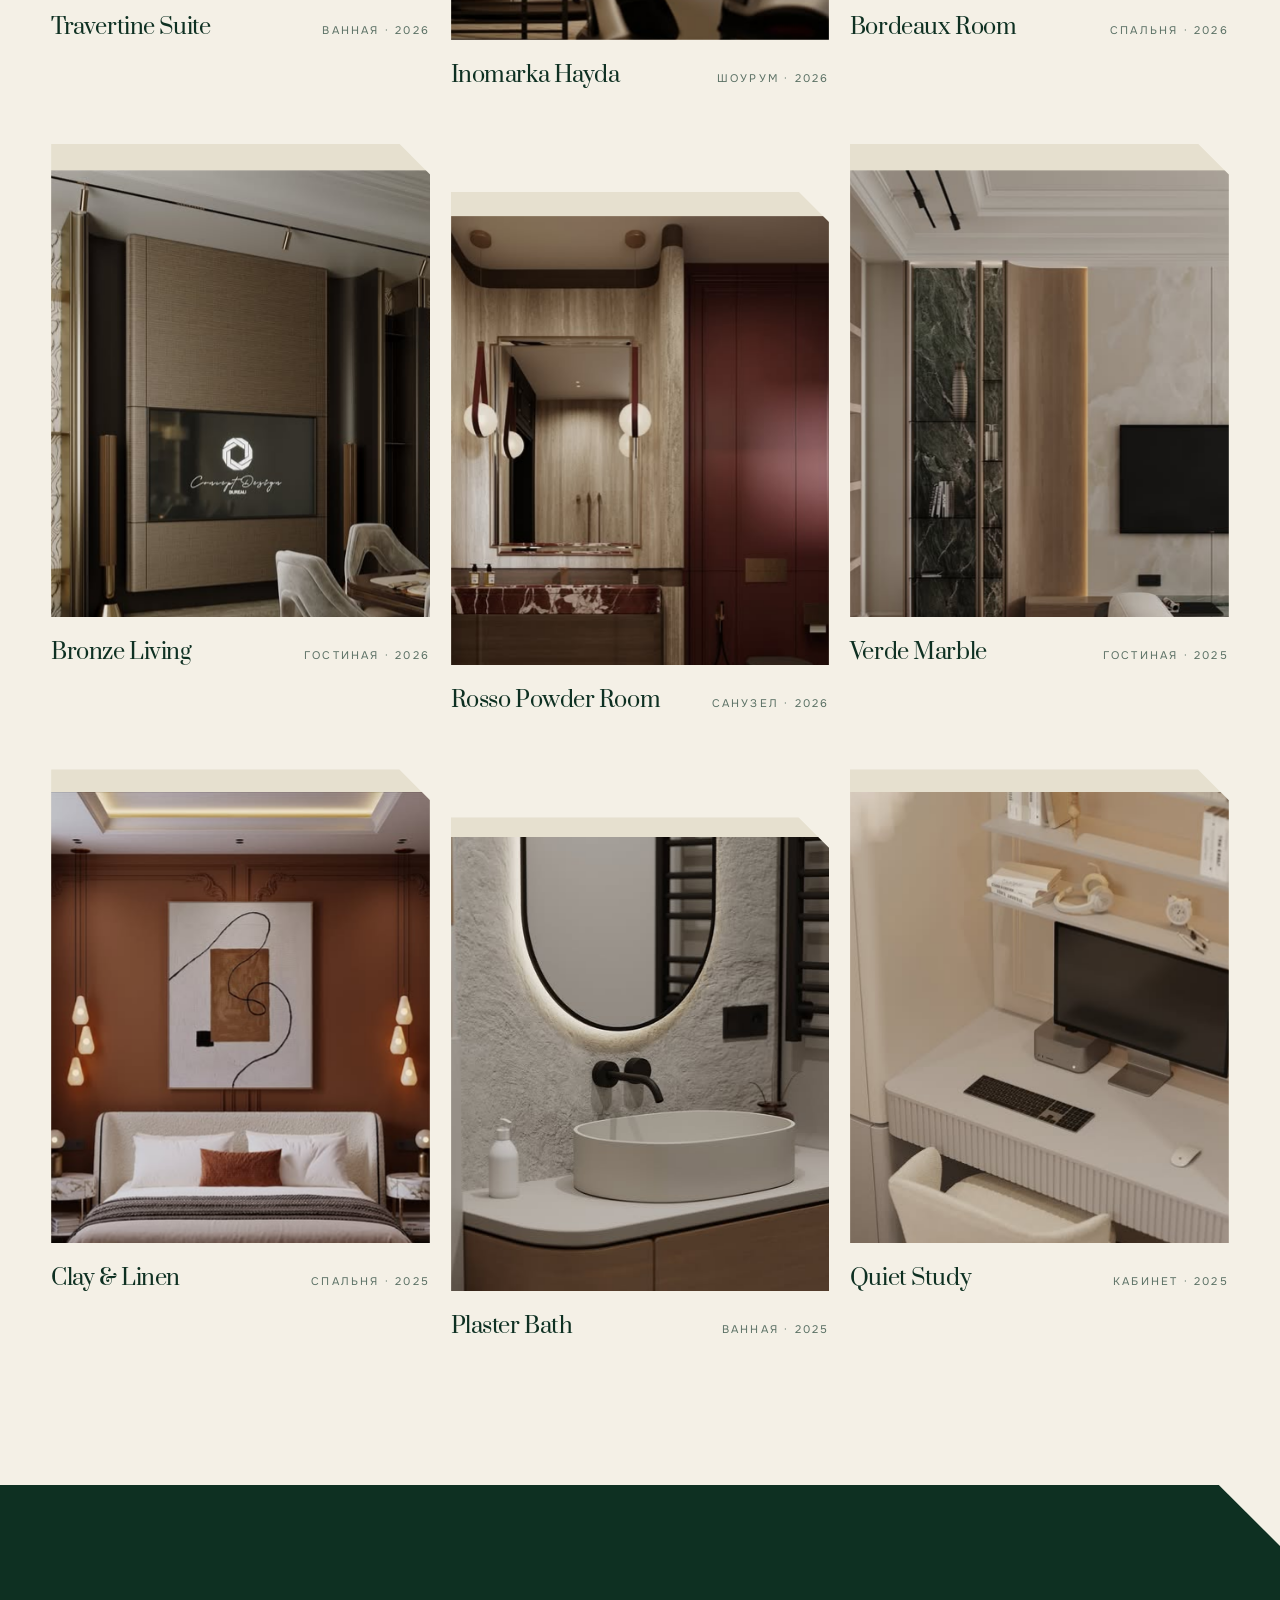
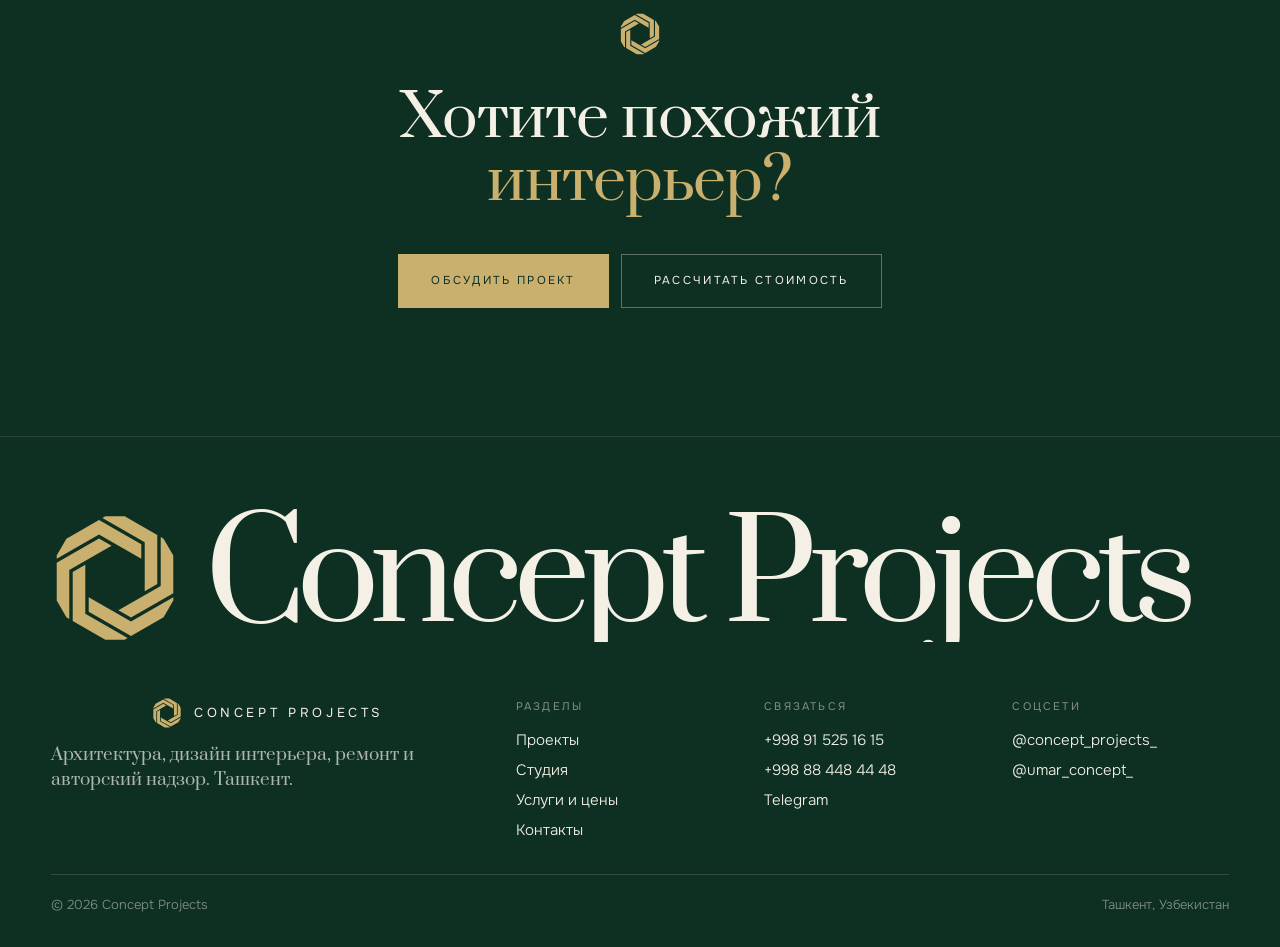
<file: projects.html>
<!doctype html>
<html lang="ru">
<head>
<meta charset="utf-8">
<meta name="viewport" content="width=device-width, initial-scale=1">
<meta name="theme-color" content="#0e3022">
<title>Проекты — Concept Projects</title>
<meta name="description" content="Портфолио Concept Projects: гостиные, спальни, ванные и столовые.">
<link rel="icon" href="assets/img/favicon.svg" type="image/svg+xml">
<link rel="preconnect" href="https://fonts.googleapis.com"><link rel="preconnect" href="https://fonts.gstatic.com" crossorigin>
<link href="https://fonts.googleapis.com/css2?family=Onest:wght@300;400;500&family=Prata&display=swap" rel="stylesheet">
<link rel="stylesheet" href="assets/css/style.css?v=20">
<script>document.documentElement.classList.add("js");setTimeout(function(){if(!window.CP_READY)document.documentElement.classList.add("reveal-all")},3000)</script>
</head>
<body data-page="projects">
<div data-header></div>

<main class="wrap">
  <section class="page-head">
    <div class="crumbs"><a href="index.html">Главная</a><span>/</span><span>Проекты</span></div>
    <div class="page-head__row">
      <h1 class="display" data-fade>Проекты</h1>
      <p class="lead" data-fade>Каждый интерьер — под конкретную семью: её привычки, свет в комнатах и бюджет.</p>
    </div>
  </section>

  <div class="catalog-wrap">
    <div class="toolbar">
      <div class="chips" id="chips" role="group" aria-label="Фильтр по помещению"></div>
      <div class="views" role="group" aria-label="Вид"><button class="is-on" data-view="grid">Плитка</button><button data-view="list">Список</button></div>
    </div>
    <div class="catalog grid" id="catalog"></div>
    <div class="list" id="list"></div>
  </div>
</main>
<div class="peek" id="peek" aria-hidden="true"><div class="ph ph--4x5"><img alt=""></div></div>

<section class="cta">
  <div class="cta__row">
    <h2 class="h2">Хотите похожий <span class="it">интерьер?</span></h2>
    <div class="cta__links"><a class="btn" href="contacts.html">Обсудить проект</a><a class="btn btn--ghost" href="services.html#calc">Рассчитать стоимость</a></div>
  </div>
</section>
<div data-footer></div>
<script src="assets/js/data.js?v=20"></script>
<script src="assets/js/site.js?v=20"></script>
</body>
</html>
</file>
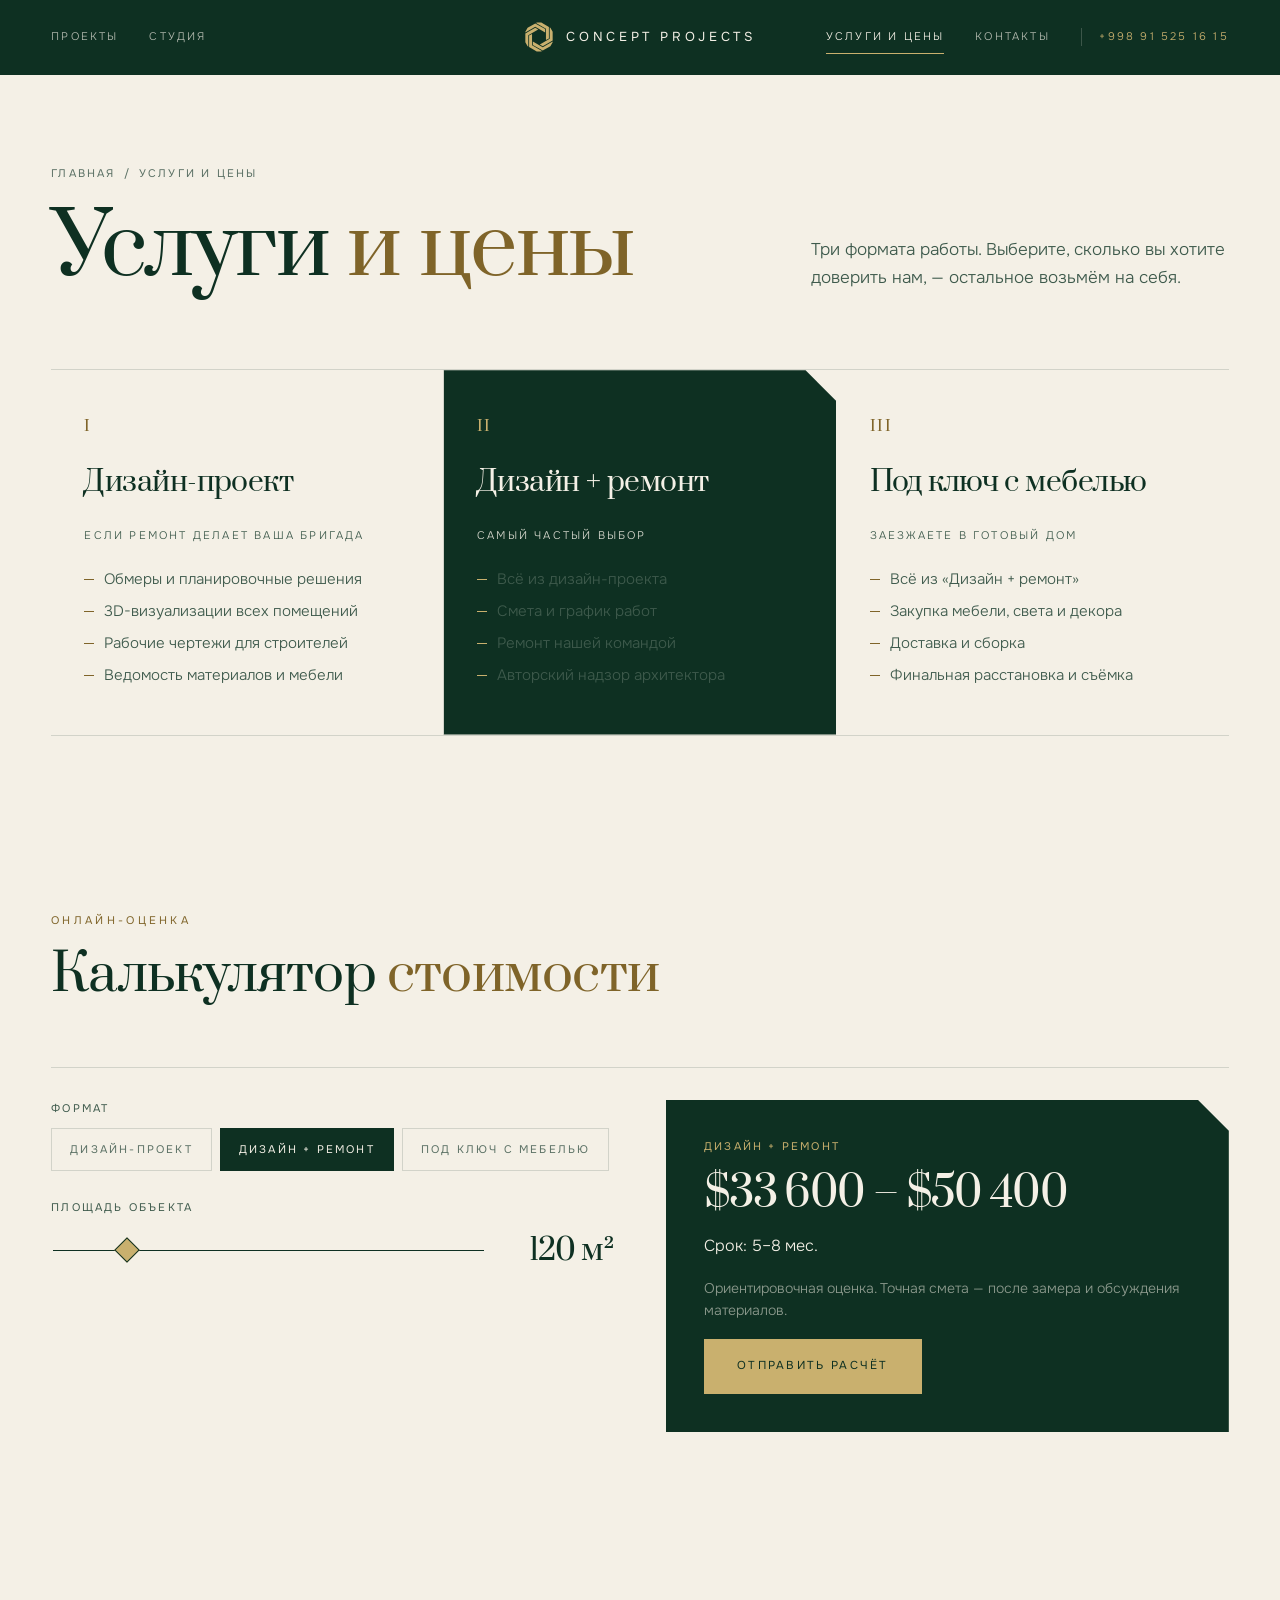
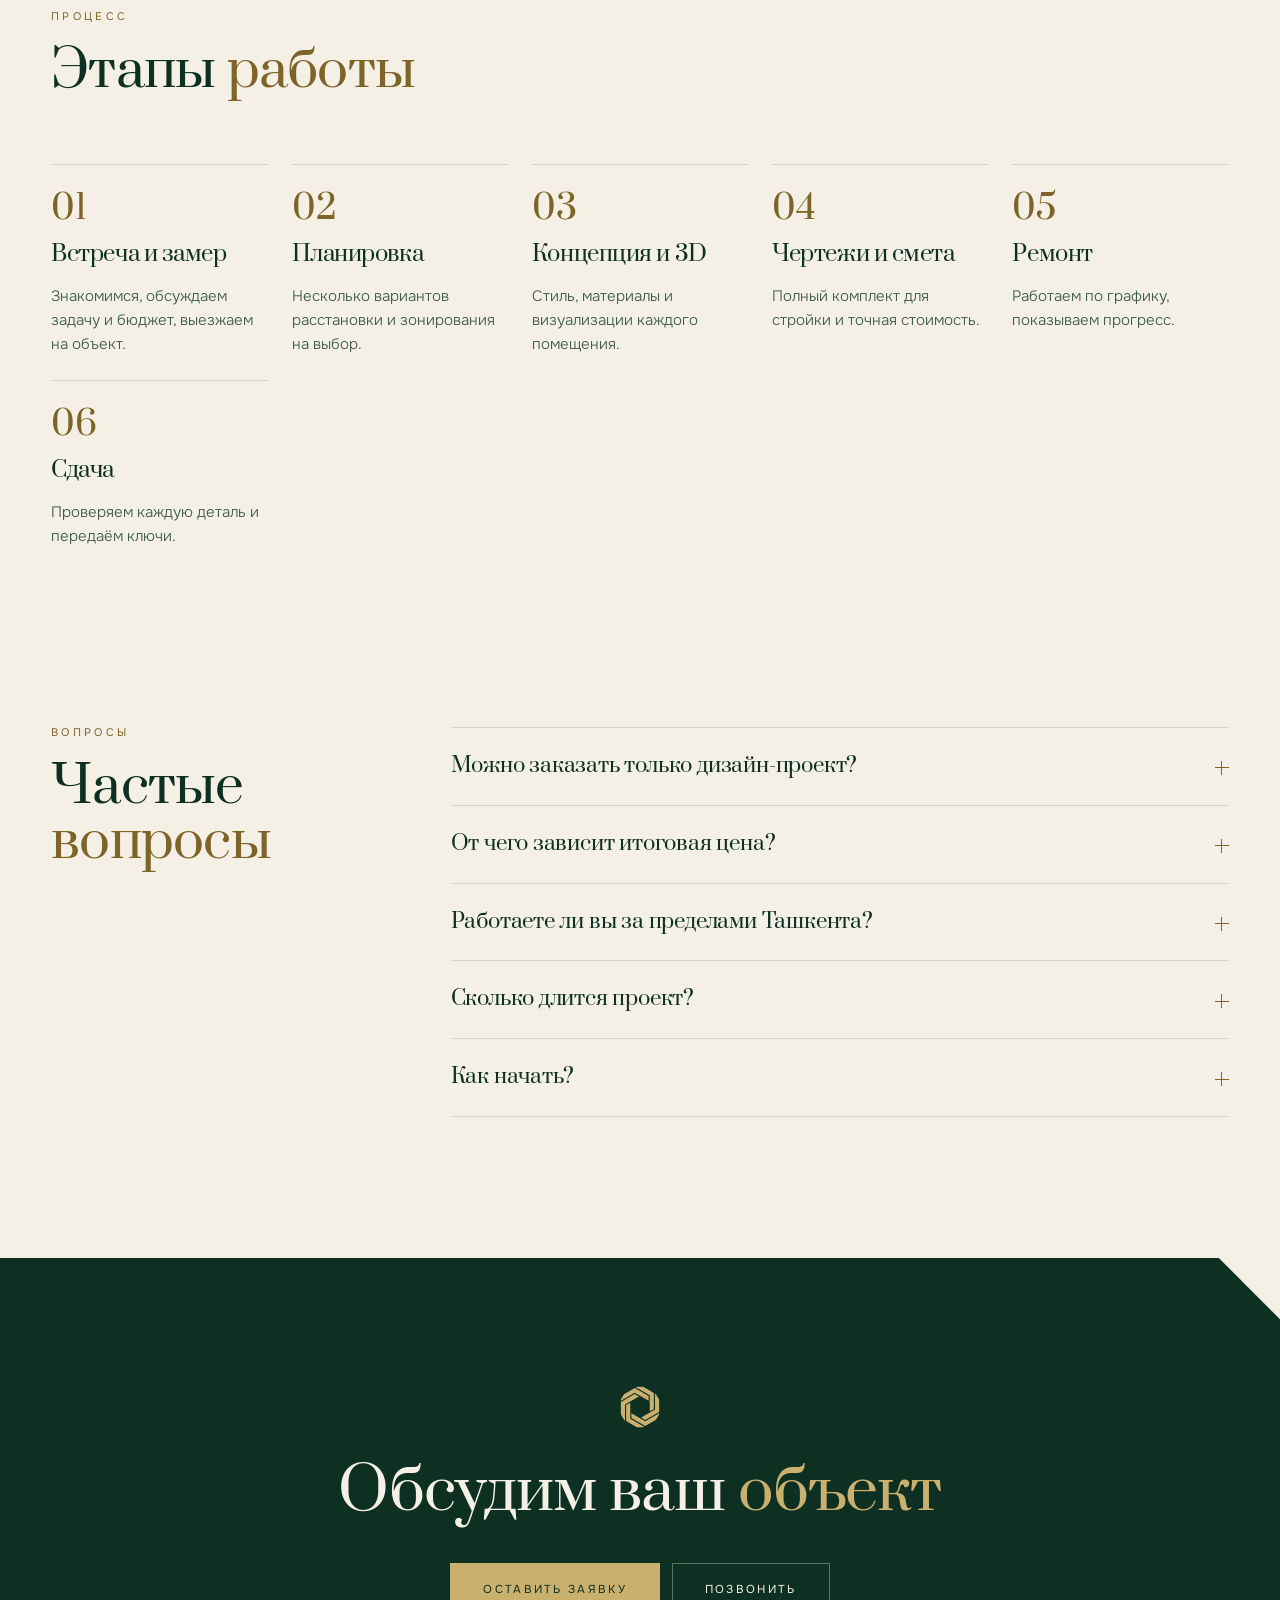
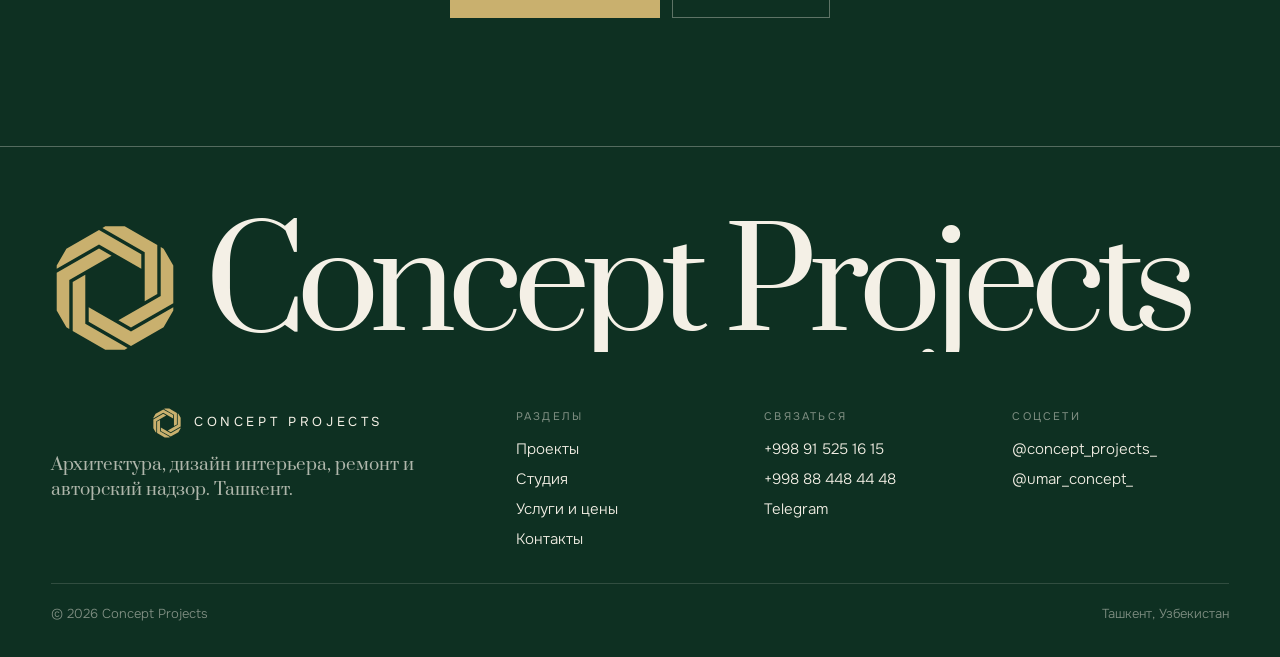
<file: services.html>
<!doctype html>
<html lang="ru">
<head>
<meta charset="utf-8">
<meta name="viewport" content="width=device-width, initial-scale=1">
<meta name="theme-color" content="#0e3022">
<title>Услуги и цены — Concept Projects</title>
<meta name="description" content="Дизайн-проект, ремонт и интерьер под ключ. Калькулятор стоимости.">
<link rel="icon" href="assets/img/favicon.svg" type="image/svg+xml">
<link rel="preconnect" href="https://fonts.googleapis.com"><link rel="preconnect" href="https://fonts.gstatic.com" crossorigin>
<link href="https://fonts.googleapis.com/css2?family=Onest:wght@300;400;500&family=Prata&display=swap" rel="stylesheet">
<link rel="stylesheet" href="assets/css/style.css?v=20">
<script>document.documentElement.classList.add("js");setTimeout(function(){if(!window.CP_READY)document.documentElement.classList.add("reveal-all")},3000)</script>
</head>
<body data-page="services">
<div data-header></div>

<main class="wrap">
  <section class="page-head">
    <div class="crumbs"><a href="index.html">Главная</a><span>/</span><span>Услуги и цены</span></div>
    <div class="page-head__row">
      <h1 class="display" data-fade>Услуги <span class="it">и цены</span></h1>
      <p class="lead" data-fade>Три формата работы. Выберите, сколько вы хотите доверить нам, — остальное возьмём на себя.</p>
    </div>
  </section>

  <section class="packages">
    <article class="pkg" data-fade>
      <p class="pkg__name">Дизайн-проект</p>
      <p class="muted pkg__for">Если ремонт делает ваша бригада</p>
      <ul><li>Обмеры и планировочные решения</li><li>3D-визуализации всех помещений</li><li>Рабочие чертежи для строителей</li><li>Ведомость материалов и мебели</li></ul>
    </article>
    <article class="pkg pkg--main" data-fade>
      <p class="pkg__name">Дизайн + ремонт</p>
      <p class="muted pkg__for">Самый частый выбор</p>
      <ul><li>Всё из дизайн-проекта</li><li>Смета и график работ</li><li>Ремонт нашей командой</li><li>Авторский надзор архитектора</li></ul>
    </article>
    <article class="pkg" data-fade>
      <p class="pkg__name">Под ключ с мебелью</p>
      <p class="muted pkg__for">Заезжаете в готовый дом</p>
      <ul><li>Всё из «Дизайн + ремонт»</li><li>Закупка мебели, света и декора</li><li>Доставка и сборка</li><li>Финальная расстановка и съёмка</li></ul>
    </article>
  </section>

  <section class="section" id="calc">
    <div class="sec-head"><h2 class="h2" data-eyebrow="Онлайн-оценка" data-fade>Калькулятор <span class="it">стоимости</span></h2></div>
    <div class="calc">
      <div class="calc__form">
        <div class="field"><span class="label">Формат</span><div class="seg" id="pkgSeg" role="group" aria-label="Формат работы"></div></div>
        <div class="field">
          <label for="area">Площадь объекта</label>
          <div class="range-row"><input type="range" id="area" min="30" max="600" step="5" value="120"><output id="areaOut" for="area">120 м²</output></div>
        </div>
      </div>
      <div class="calc__out" aria-live="polite">
        <p class="label" id="sumName"></p>
        <p class="calc__sum" id="sum"></p>
        <p id="sumTerm"></p>
        <p class="calc__note">Ориентировочная оценка. Точная смета — после замера и обсуждения материалов.</p>
        <div><a class="btn" id="sendCalc" href="contacts.html">Отправить расчёт</a></div>
      </div>
    </div>
  </section>

  <section class="section">
    <div class="sec-head"><h2 class="h2" data-eyebrow="Процесс" data-fade>Этапы <span class="it">работы</span></h2></div>
    <div class="steps" style="grid-template-columns:repeat(auto-fit,minmax(200px,1fr))">
      <div class="step" data-fade><b>Встреча и замер</b><span>Знакомимся, обсуждаем задачу и бюджет, выезжаем на объект.</span></div>
      <div class="step" data-fade><b>Планировка</b><span>Несколько вариантов расстановки и зонирования на выбор.</span></div>
      <div class="step" data-fade><b>Концепция и 3D</b><span>Стиль, материалы и визуализации каждого помещения.</span></div>
      <div class="step" data-fade><b>Чертежи и смета</b><span>Полный комплект для стройки и точная стоимость.</span></div>
      <div class="step" data-fade><b>Ремонт</b><span>Работаем по графику, показываем прогресс.</span></div>
      <div class="step" data-fade><b>Сдача</b><span>Проверяем каждую деталь и передаём ключи.</span></div>
    </div>
  </section>

  <section class="section grid faq-grid">
    <h2 class="h2" data-eyebrow="Вопросы" data-fade>Частые <span class="it">вопросы</span></h2>
    <div class="faq">
      <details><summary>Можно заказать только дизайн-проект?</summary><p>Да. Вы получите полный комплект чертежей и ведомость материалов, по которым сможет работать любая бригада. Авторский надзор можно добавить отдельно.</p></details>
      <details><summary>От чего зависит итоговая цена?</summary><p>От площади, сложности планировки и выбранных материалов. Калькулятор показывает ориентир, точную смету мы составляем после замера.</p></details>
      <details><summary>Работаете ли вы за пределами Ташкента?</summary><p>Да, обсуждаем выезд и формат надзора индивидуально — напишите нам, где находится объект.</p></details>
      <details><summary>Сколько длится проект?</summary><p>Дизайн-проект квартиры обычно занимает от одного до двух месяцев, ремонт — от нескольких месяцев в зависимости от площади. Сроки фиксируем в договоре.</p></details>
      <details><summary>Как начать?</summary><p>Оставьте заявку или позвоните — договоримся о встрече и выезде на объект.</p></details>
    </div>
  </section>
</main>

<section class="cta">
  <div class="cta__row">
    <h2 class="h2">Обсудим ваш <span class="it">объект</span></h2>
    <div class="cta__links"><a class="btn" href="contacts.html">Оставить заявку</a><a class="btn btn--ghost" href="tel:+998915251615">Позвонить</a></div>
  </div>
</section>
<div data-footer></div>
<script src="assets/js/data.js?v=20"></script>
<script src="assets/js/site.js?v=20"></script>
</body>
</html>
</file>
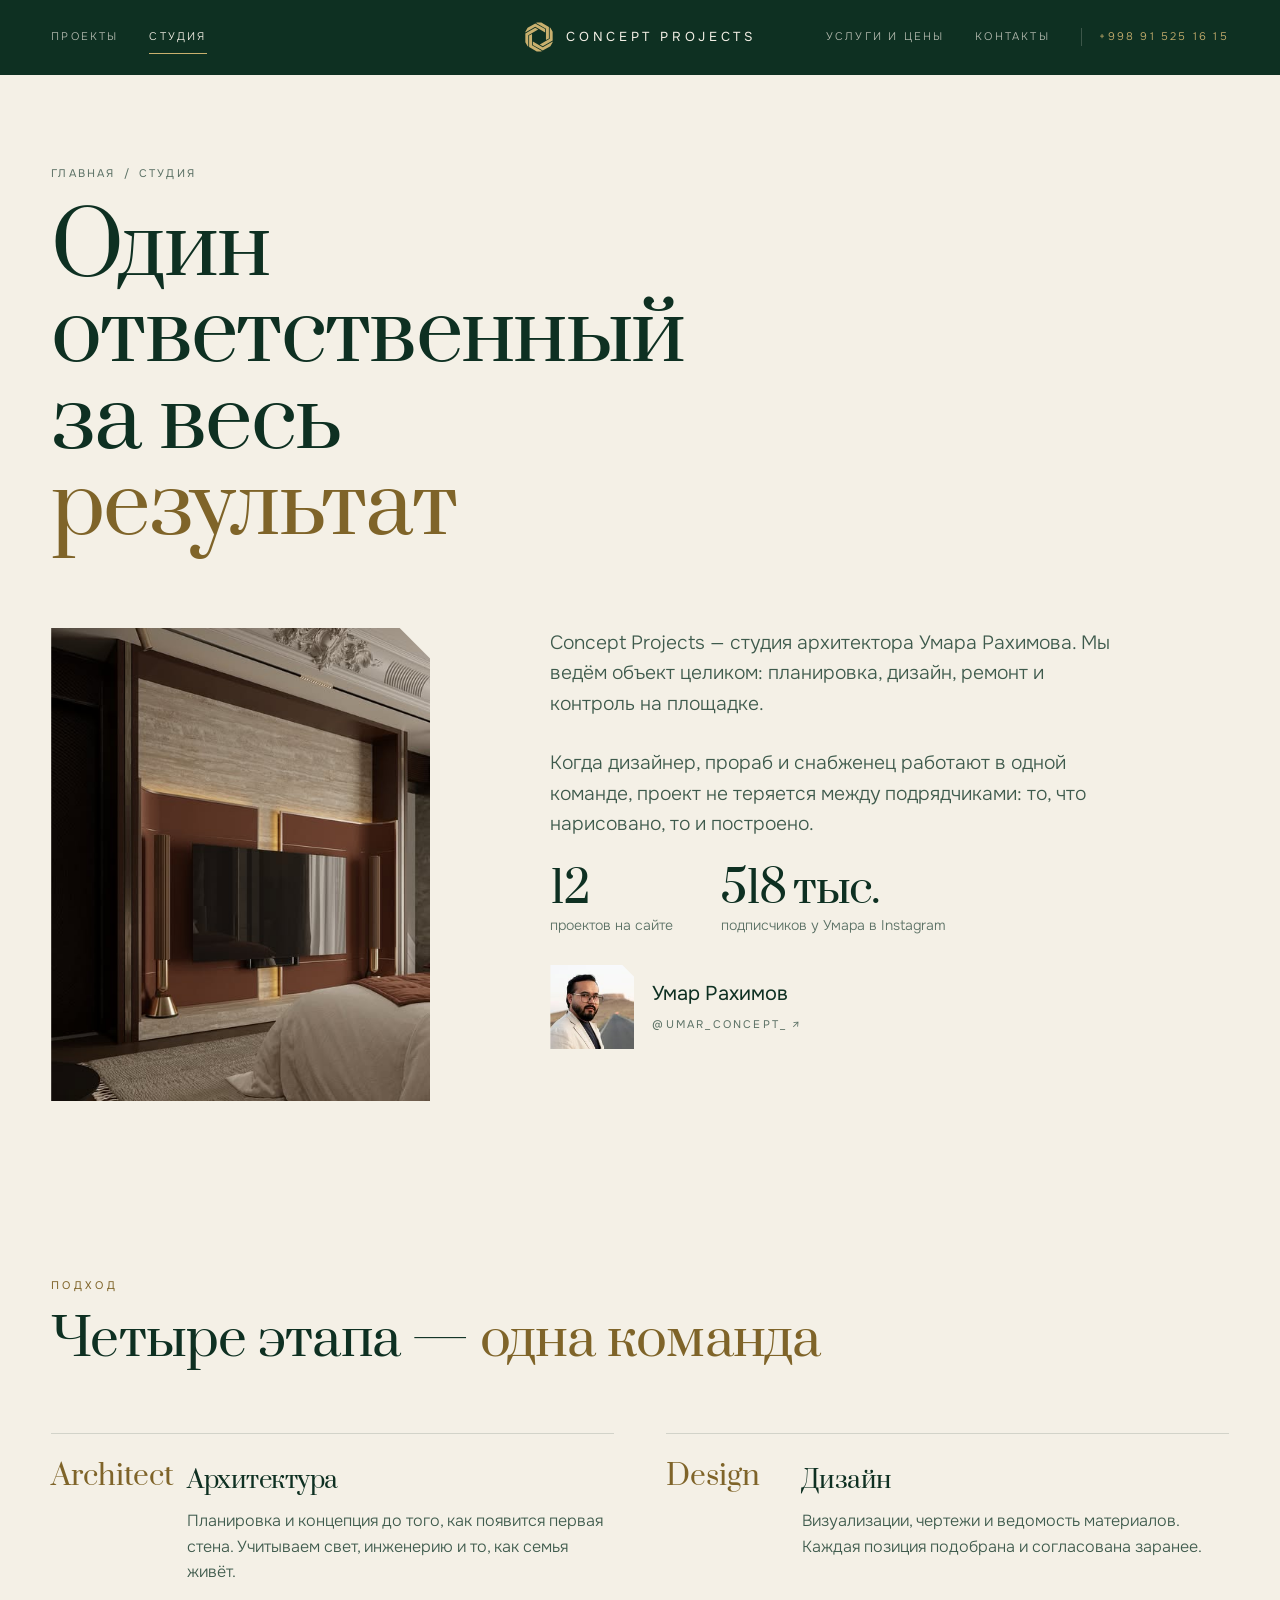
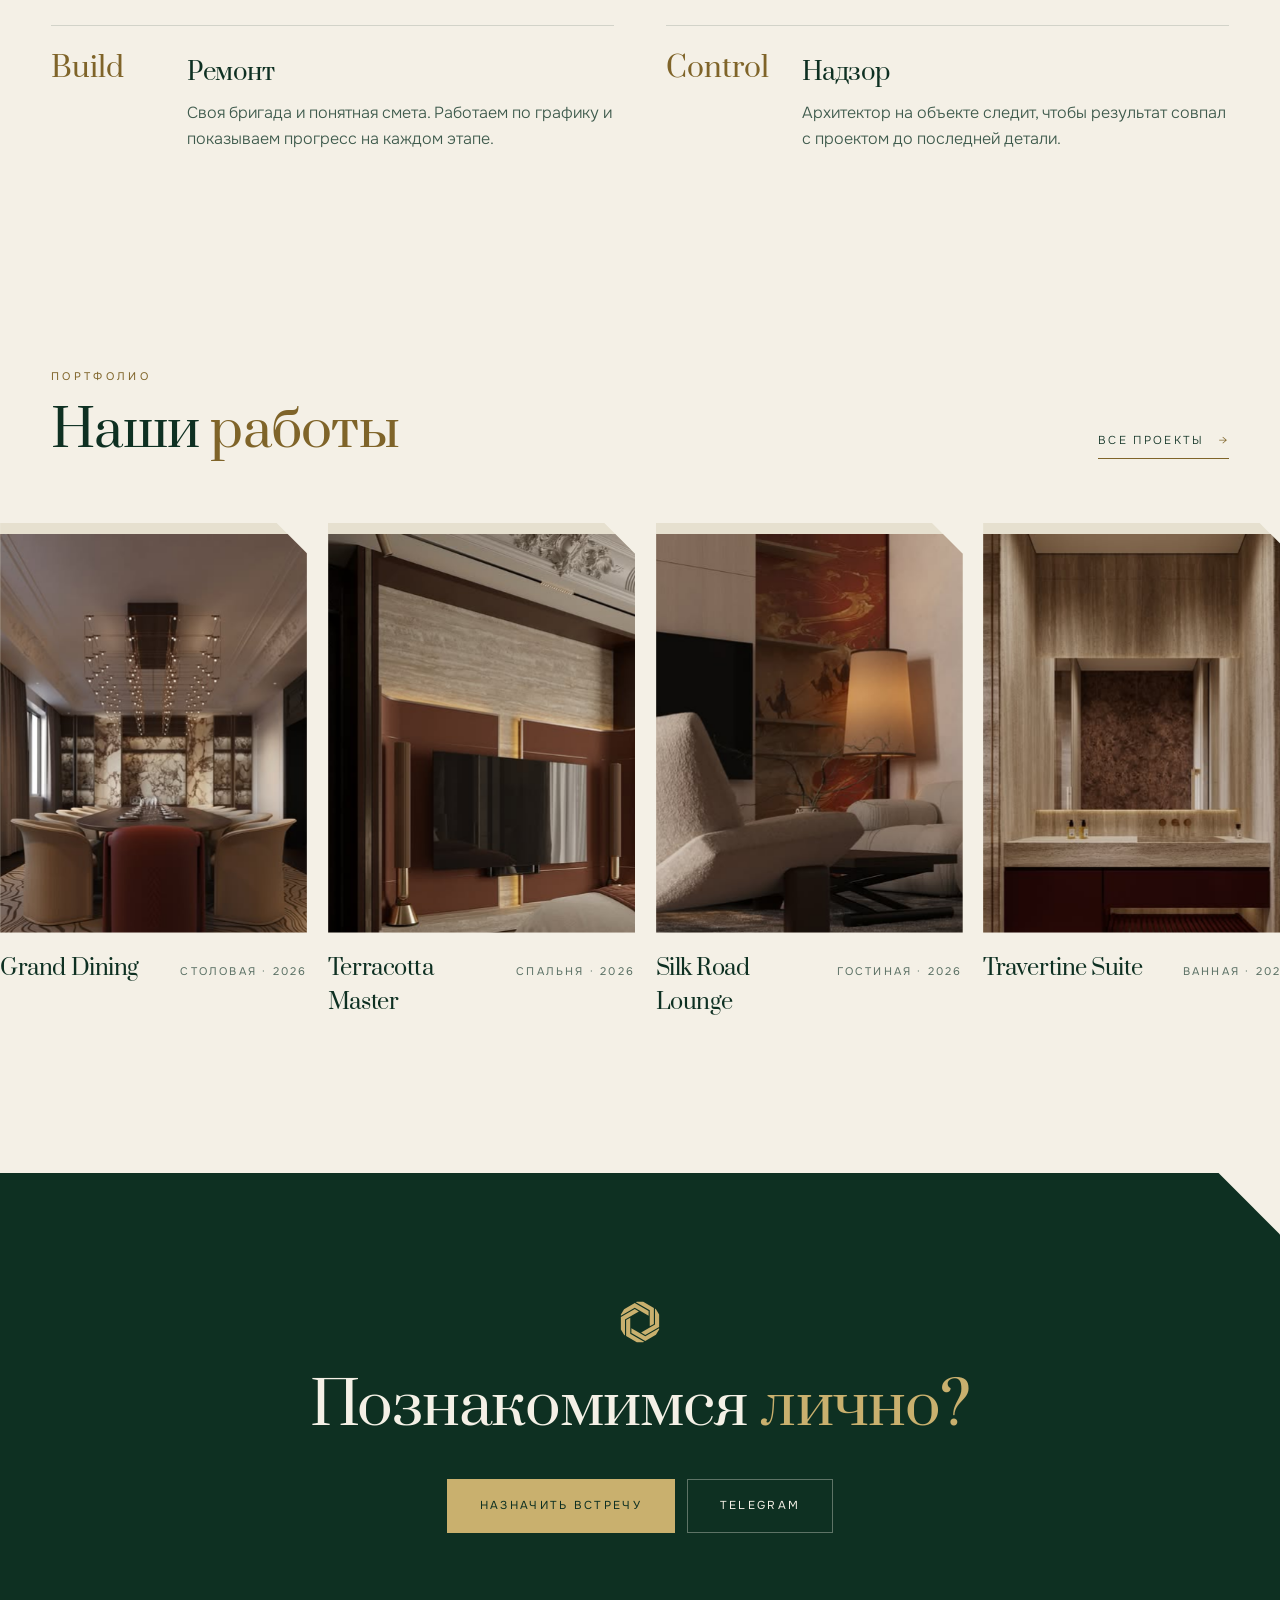
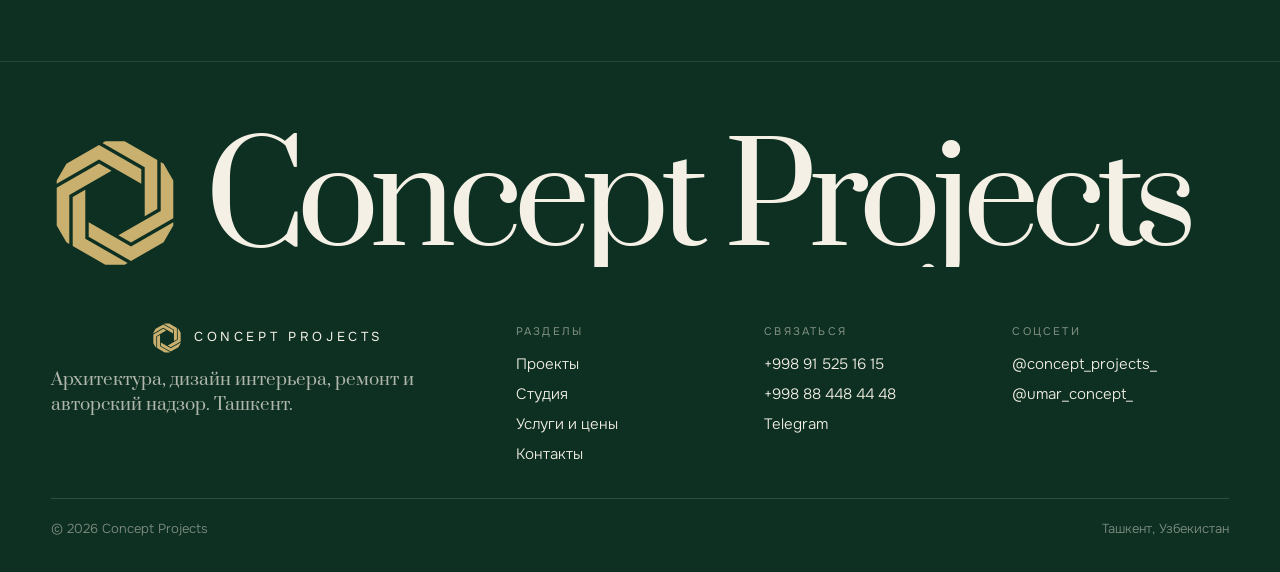
<file: studio.html>
<!doctype html>
<html lang="ru">
<head>
<meta charset="utf-8">
<meta name="viewport" content="width=device-width, initial-scale=1">
<meta name="theme-color" content="#0e3022">
<title>Студия — Concept Projects</title>
<meta name="description" content="Concept Projects — студия Умара Рахимова: архитектура, дизайн, ремонт и надзор.">
<link rel="icon" href="assets/img/favicon.svg" type="image/svg+xml">
<link rel="preconnect" href="https://fonts.googleapis.com"><link rel="preconnect" href="https://fonts.gstatic.com" crossorigin>
<link href="https://fonts.googleapis.com/css2?family=Onest:wght@300;400;500&family=Prata&display=swap" rel="stylesheet">
<link rel="stylesheet" href="assets/css/style.css?v=20">
<script>document.documentElement.classList.add("js");setTimeout(function(){if(!window.CP_READY)document.documentElement.classList.add("reveal-all")},3000)</script>
</head>
<body data-page="studio">
<div data-header></div>

<main>
  <section class="page-head wrap">
    <div class="crumbs"><a href="index.html">Главная</a><span>/</span><span>Студия</span></div>
    <h1 class="display" data-fade style="max-width:12ch">Один ответственный за весь <span class="it">результат</span></h1>
  </section>

  <section class="wrap grid intro">
    <div class="intro__img"><div class="ph ph--4x5" data-reveal><img src="assets/img/p02.jpg" alt="Terracotta Master"></div></div>
    <div class="intro__text">
      <p data-fade>Concept Projects — студия архитектора Умара Рахимова. Мы ведём объект целиком: планировка, дизайн, ремонт и контроль на площадке.</p>
      <p data-fade>Когда дизайнер, прораб и снабженец работают в одной команде, проект не теряется между подрядчиками: то, что нарисовано, то и построено.</p>
      <div class="facts" data-fade>
        <div><b id="projCount">12</b><span>проектов на сайте</span></div>
        <div><b>518 тыс.</b><span>подписчиков у Умара в Instagram</span></div>
      </div>
      <div class="founder" style="display:flex;gap:18px;align-items:center">
        <div class="ph ph--1x1" style="width:84px;flex:none;--cut:12px"><img src="assets/img/owner.jpg" alt="Умар Рахимов"></div>
        <div><b style="font-weight:400;font-size:20px">Умар Рахимов</b><br><a class="label" href="https://www.instagram.com/umar_concept_/" target="_blank" rel="noopener">@umar_concept_ ↗</a></div>
      </div>
    </div>
  </section>

  <section class="section wrap">
    <div class="sec-head"><h2 class="h2" data-eyebrow="Подход" data-fade>Четыре этапа — <span class="it">одна команда</span></h2></div>
    <div class="principles">
      <div class="principle" data-fade><span class="it">Architect</span><div><b>Архитектура</b><p>Планировка и концепция до того, как появится первая стена. Учитываем свет, инженерию и то, как семья живёт.</p></div></div>
      <div class="principle" data-fade><span class="it">Design</span><div><b>Дизайн</b><p>Визуализации, чертежи и ведомость материалов. Каждая позиция подобрана и согласована заранее.</p></div></div>
      <div class="principle" data-fade><span class="it">Build</span><div><b>Ремонт</b><p>Своя бригада и понятная смета. Работаем по графику и показываем прогресс на каждом этапе.</p></div></div>
      <div class="principle" data-fade><span class="it">Control</span><div><b>Надзор</b><p>Архитектор на объекте следит, чтобы результат совпал с проектом до последней детали.</p></div></div>
    </div>
  </section>

  <section class="section">
    <div class="sec-head wrap"><h2 class="h2" data-eyebrow="Портфолио" data-fade>Наши <span class="it">работы</span></h2><a class="arrow" href="projects.html">Все проекты</a></div>
    <div class="gallery-strip" id="strip" aria-label="Проекты"></div>
  </section>
</main>

<section class="cta">
  <div class="cta__row">
    <h2 class="h2">Познакомимся <span class="it">лично?</span></h2>
    <div class="cta__links"><a class="btn" href="contacts.html">Назначить встречу</a><a class="btn btn--ghost" href="https://t.me/concept_projects" target="_blank" rel="noopener">Telegram</a></div>
  </div>
</section>
<div data-footer></div>
<script src="assets/js/data.js?v=20"></script>
<script src="assets/js/site.js?v=20"></script>
</body>
</html>
</file>
<file: assets/css/style.css>
/* =========================================================
   Concept Projects — variant B (editorial, multi-page)
   ========================================================= */
:root {
  /* brand palette from the logo: deep green + gold, on warm ivory */
  --paper: #f4f0e6;    /* ivory */
  --paper-2: #e6e0cf;  /* stone */
  --ink: #0e3022;      /* logo green: text and dark blocks */
  --ink-2: #3e5a4c;
  --ink-3: #5a7064;
  --line: rgba(14, 48, 34, .15);
  --clay: #7f6429;     /* gold, deepened for text on light grounds */
  --clay-l: #c9b06e;   /* logo gold: on green */
  --bord: #0e3022;     /* dark feature blocks = logo green */
  --green-2: #164231;
  --sans: 'Onest', system-ui, sans-serif;
  --serif: 'Spectral', Georgia, serif;
  --pad: clamp(16px, 4vw, 64px);
  --cut: clamp(18px, 2.4vw, 36px); /* chamfer taken from the logo's folded blades */
  --ease: cubic-bezier(.22, .7, .1, 1);
}

*, *::before, *::after { box-sizing: border-box; }
html { -webkit-text-size-adjust: 100%; overflow-x: clip; }
body {
  margin: 0; background: var(--paper); color: var(--ink);
  font: 400 16px/1.6 var(--sans); -webkit-font-smoothing: antialiased;
}
img { display: block; max-width: 100%; }
a { color: inherit; text-decoration: none; }
button, input, select, textarea { font: inherit; color: inherit; }
h1, h2, h3, p { margin: 0; }
::selection { background: var(--ink); color: var(--paper); }

/* ---------- page transitions (native, cross-document) ---------- */
@view-transition { navigation: auto; }
::view-transition-old(root) { animation: vt-out .25s ease both; }
::view-transition-new(root) { animation: vt-in .35s ease both; }
@keyframes vt-out { to { opacity: 0; } }
@keyframes vt-in { from { opacity: 0; } }

/* ---------- type ---------- */
.display { font-size: clamp(42px, 7.4vw, 128px); line-height: .94; letter-spacing: -.04em; font-weight: 400; }
.h2 { font-size: clamp(32px, 4.4vw, 72px); line-height: 1; letter-spacing: -.035em; font-weight: 400; }
.h3 { font-size: clamp(22px, 2vw, 30px); line-height: 1.15; letter-spacing: -.02em; font-weight: 400; }
.it { font-family: var(--serif); font-style: italic; font-weight: 300; letter-spacing: -.01em; }
.lead { font-size: clamp(18px, 1.5vw, 22px); line-height: 1.5; color: var(--ink-2); max-width: 38ch; }
.label { font-size: 13px; color: var(--ink-3); }
.muted { color: var(--ink-2); }

/* ---------- layout ---------- */
.wrap { padding-left: var(--pad); padding-right: var(--pad); }
.section { padding-top: clamp(80px, 11vw, 180px); }
.grid { display: grid; grid-template-columns: repeat(12, minmax(0, 1fr)); column-gap: clamp(12px, 1.6vw, 28px); }
.rule { border: 0; border-top: 1px solid var(--line); margin: 0; }

/* ---------- header ---------- */
.header {
  position: sticky; top: 0; z-index: 50; display: flex; align-items: center; gap: 24px;
  padding: 18px var(--pad); background: var(--paper);
  border-bottom: 1px solid transparent; transition: transform .5s var(--ease), border-color .3s;
}
.header.is-scrolled { border-bottom-color: var(--line); }
.header.is-hidden { transform: translateY(-100%); }
.brand { display: flex; align-items: center; gap: 10px; font-weight: 500; letter-spacing: -.01em; white-space: nowrap; }
.brand svg { width: 26px; height: 26px; fill: var(--ink); transition: transform .9s var(--ease); }
@media (hover: hover) { .brand:hover svg { transform: rotate(-60deg); } }
.nav { display: flex; gap: 28px; margin-left: auto; }
.nav a { position: relative; font-size: 15px; color: var(--ink-2); transition: color .25s; }
@media (hover: hover) { .nav a:hover, .nav a[aria-current] { color: var(--ink); } }
.nav a[aria-current]::after { content: ""; position: absolute; left: 0; right: 0; bottom: -4px; height: 1px; background: var(--ink); }
.header__cta { margin-left: 12px; }
.burger { display: none; margin-left: auto; width: 44px; height: 44px; border: 0; background: none; padding: 0; cursor: pointer; position: relative; }
.burger i { position: absolute; left: 11px; right: 11px; height: 1.5px; background: var(--ink); transition: transform .4s var(--ease); }
.burger i:first-child { top: 18px; } .burger i:last-child { top: 25px; }
body.menu-open .burger i:first-child { transform: translateY(3.5px) rotate(45deg); }
body.menu-open .burger i:last-child { transform: translateY(-3.5px) rotate(-45deg); }
.menu { position: fixed; inset: 0; z-index: 40; background: var(--paper); padding: 100px var(--pad) 32px; display: flex; flex-direction: column; justify-content: space-between;
  clip-path: inset(0 0 100% 0); transition: clip-path .6s var(--ease); }
body.menu-open .menu { clip-path: inset(0 0 0 0); }
body.menu-open { overflow: hidden; }
.menu nav { display: grid; gap: 6px; }
.menu nav a { font-size: clamp(36px, 10vw, 56px); letter-spacing: -.035em; line-height: 1.1; }
.menu nav a[aria-current] { color: var(--clay); }

/* ---------- buttons & links ---------- */
.btn { display: inline-flex; align-items: center; gap: 10px; padding: 13px 22px; border-radius: 999px; background: var(--ink); color: var(--paper);
  font-size: 15px; border: 1px solid var(--ink); cursor: pointer; transition: background .3s, color .3s; white-space: nowrap; }
@media (hover: hover) { .btn:hover { background: transparent; color: var(--ink); } }
.btn--ghost { background: transparent; color: var(--ink); border-color: var(--line); }
@media (hover: hover) { .btn--ghost:hover { border-color: var(--ink); } }
.arrow { display: inline-flex; align-items: center; gap: 10px; border-bottom: 1px solid var(--ink); padding-bottom: 4px; }
.arrow::after { content: "→"; transition: transform .35s var(--ease); }
@media (hover: hover) { .arrow:hover::after { transform: translateX(5px); } }

/* ---------- images with the logo's chamfered corner ---------- */
.ph { position: relative; overflow: hidden; background: var(--paper-2);
  clip-path: polygon(0 0, calc(100% - var(--cut)) 0, 100% var(--cut), 100% 100%, 0 100%); }
.ph img { width: 100%; height: 100%; object-fit: cover; transition: transform 1.4s var(--ease); }
@media (hover: hover) { a:hover .ph img { transform: scale(1.035); } }
.ph--4x5 { aspect-ratio: 4 / 5; }
.ph--3x4 { aspect-ratio: 3 / 4; }
.ph--1x1 { aspect-ratio: 1; }
/* reveal: the chamfered shape rises from the bottom edge */
.js .ph[data-reveal] { clip-path: polygon(0 100%, calc(100% - var(--cut)) 100%, 100% 100%, 100% 100%, 0 100%);
  transition: clip-path 1.3s var(--ease); }
.js .ph[data-reveal] img { transform: scale(1.12); transition: transform 1.8s var(--ease); }
.js .ph[data-reveal].is-in { clip-path: polygon(0 0, calc(100% - var(--cut)) 0, 100% var(--cut), 100% 100%, 0 100%); }
.js .ph[data-reveal].is-in img { transform: none; }
.js [data-fade] { opacity: 0; transform: translateY(24px); transition: opacity 1s var(--ease), transform 1s var(--ease); }
.js [data-fade].is-in { opacity: 1; transform: none; }

/* ---------- home ---------- */

.services { margin-top: clamp(60px, 8vw, 120px); }
.services__row { display: grid; grid-template-columns: repeat(4, minmax(0, 1fr)); border-top: 1px solid var(--line); }
.svc { padding: 26px 24px 30px 0; display: grid; gap: 10px; align-content: start; border-right: 1px solid var(--line); margin-right: 24px; }
.svc:last-child { border-right: 0; margin-right: 0; }
.svc b { font-weight: 400; font-size: 22px; letter-spacing: -.02em; }
.svc span { color: var(--ink-2); font-size: 15px; }

.sec-head { display: flex; flex-wrap: wrap; justify-content: space-between; align-items: end; gap: 16px 24px; margin-bottom: clamp(32px, 4vw, 60px); }
.featured { row-gap: clamp(40px, 6vw, 90px); }
.featured .card:nth-child(1) { grid-column: 1 / 6; }
.featured .card:nth-child(2) { grid-column: 7 / 13; margin-top: 22%; }
.featured .card:nth-child(3) { grid-column: 2 / 7; }
.featured .card:nth-child(4) { grid-column: 8 / 12; margin-top: 12%; }

.card { display: block; }
.card__cap { display: flex; justify-content: space-between; gap: 16px; margin-top: 14px; align-items: baseline; }
.card__name { font-size: 20px; letter-spacing: -.02em; }
.card__meta { color: var(--ink-3); font-size: 14px; white-space: nowrap; }

.founder { align-items: center; }
.founder__img { grid-column: 1 / 4; }
.founder__img .ph { border-radius: 0; }
.founder__text { grid-column: 5 / 12; display: grid; gap: 28px; }
.facts { display: flex; flex-wrap: wrap; gap: 14px 48px; }
.facts b { display: block; font-weight: 400; font-size: clamp(32px, 3.4vw, 52px); letter-spacing: -.04em; line-height: 1; }
.facts span { color: var(--ink-3); font-size: 14px; }

.steps { counter-reset: s; display: grid; grid-template-columns: repeat(4, minmax(0, 1fr)); gap: 24px; }
.step { border-top: 1px solid var(--ink); padding-top: 20px; display: grid; gap: 10px; align-content: start; }
.step::before { counter-increment: s; content: counter(s); font-family: var(--serif); font-style: italic; font-size: 22px; color: var(--clay); }
.step b { font-weight: 400; font-size: 20px; letter-spacing: -.02em; }
.step span { color: var(--ink-2); font-size: 15px; }

.cta { margin-top: clamp(80px, 11vw, 180px); background: var(--ink); color: var(--paper); padding: clamp(60px, 9vw, 140px) var(--pad);
  clip-path: polygon(0 0, calc(100% - var(--cut) * 2) 0, 100% calc(var(--cut) * 2), 100% 100%, 0 100%); }
.cta .h2 { max-width: 14ch; }
.cta__row { display: flex; flex-wrap: wrap; justify-content: space-between; align-items: end; gap: 32px; }
.cta .btn { background: var(--paper); color: var(--ink); border-color: var(--paper); }
@media (hover: hover) { .cta .btn:hover { background: transparent; color: var(--paper); } }
.cta .btn--ghost { background: transparent; color: var(--paper); border-color: rgba(244, 240, 230, .3); }
.cta__links { display: flex; flex-wrap: wrap; gap: 12px; }

/* ---------- footer ---------- */
.footer { padding: 56px var(--pad) 32px; display: grid; grid-template-columns: 2fr 1fr 1fr 1fr; gap: 32px; font-size: 15px; }
.footer h4 { margin: 0 0 12px; font-weight: 400; color: var(--ink-3); font-size: 13px; }
.footer ul { list-style: none; margin: 0; padding: 0; display: grid; gap: 6px; }
@media (hover: hover) { .footer a:hover { color: var(--clay); } }
.footer__brand { display: grid; gap: 14px; align-content: start; }
.footer__brand p { color: var(--ink-2); max-width: 34ch; }
.footer__bottom { grid-column: 1 / -1; display: flex; justify-content: space-between; gap: 16px; border-top: 1px solid var(--line); padding-top: 20px; color: var(--ink-3); font-size: 13px; }

/* ---------- page head (inner pages) ---------- */
.page-head { padding-top: clamp(48px, 7vw, 110px); padding-bottom: clamp(32px, 4vw, 56px); }
.page-head__row { display: flex; justify-content: space-between; align-items: end; gap: 32px; flex-wrap: wrap; }
.crumbs { display: flex; gap: 8px; color: var(--ink-3); font-size: 14px; margin-bottom: 24px; }
@media (hover: hover) { .crumbs a:hover { color: var(--ink); } }

/* ---------- projects catalogue ---------- */
.toolbar { display: flex; justify-content: space-between; align-items: center; gap: 16px; flex-wrap: wrap; padding: 16px 0; border-top: 1px solid var(--line); border-bottom: 1px solid var(--line); position: sticky; top: var(--hh, 72px); z-index: 5; background: var(--paper); }
.chips { display: flex; flex-wrap: wrap; gap: 8px; }
.chip { border: 1px solid var(--line); background: none; border-radius: 999px; padding: 7px 14px; font-size: 14px; cursor: pointer; transition: background .25s, color .25s, border-color .25s; }
@media (hover: hover) { .chip:hover { border-color: var(--ink); } }
.chip.is-on { background: var(--ink); color: var(--paper); border-color: var(--ink); }
.chip sup { font-size: 10px; margin-left: 3px; color: inherit; opacity: .6; }
.views { display: flex; gap: 4px; }
.views button { border: 0; background: none; padding: 6px 10px; cursor: pointer; color: var(--ink-3); font-size: 14px; }
.views button.is-on { color: var(--ink); text-decoration: underline; text-underline-offset: 5px; }

.catalog { padding-top: clamp(32px, 4vw, 56px); row-gap: clamp(36px, 4vw, 64px); }
.catalog .card { grid-column: span 4; }
.catalog .card:nth-child(6n+2), .catalog .card:nth-child(6n+5) { margin-top: 48px; }
.catalog .card.is-out { display: none; }

.list { display: none; padding-top: 24px; }
.catalog-wrap.is-list .catalog { display: none; }
.catalog-wrap.is-list .list { display: block; }
.row { display: grid; grid-template-columns: 1fr 1.2fr 1fr 80px; gap: 24px; align-items: baseline; padding: 22px 0; border-bottom: 1px solid var(--line); transition: padding .4s var(--ease), color .3s; }
.row b { font-weight: 400; font-size: clamp(22px, 2.4vw, 34px); letter-spacing: -.03em; }
.row span { color: var(--ink-2); }
.row em { font-style: normal; color: var(--ink-3); text-align: right; }
@media (hover: hover) { .row:hover { padding-left: 16px; color: var(--clay); } }
.row.is-out { display: none; }
.peek { position: fixed; z-index: 30; left: 0; top: 0; width: 220px; pointer-events: none; will-change: transform; }
.peek .ph { opacity: 0; transform: scale(.9); transition: opacity .3s, transform .4s var(--ease); }
.peek.is-on .ph { opacity: 1; transform: none; }
.empty { padding: 60px 0; color: var(--ink-3); }

/* ---------- project page ---------- */
.case-head { padding-top: clamp(36px, 5vw, 80px); align-items: end; }
.case-head__text { grid-column: 1 / 7; display: grid; gap: 28px; align-content: end; padding-bottom: 8px; }
.case-head__img { grid-column: 7 / 13; }
.specs { display: grid; grid-template-columns: repeat(2, minmax(0, 1fr)); border-top: 1px solid var(--line); }
.specs div { padding: 14px 0; border-bottom: 1px solid var(--line); display: grid; gap: 2px; }
.specs div:nth-child(odd) { padding-right: 16px; }
.specs dt { color: var(--ink-3); font-size: 13px; }
.specs dd { margin: 0; }
.case-story { align-items: start; }
.case-story__label { grid-column: 1 / 4; }
.case-story__text { grid-column: 4 / 11; font-size: clamp(22px, 2.3vw, 34px); line-height: 1.35; letter-spacing: -.02em; }
.materials { grid-column: 4 / 13; display: flex; flex-wrap: wrap; gap: 8px; margin-top: 36px; }
.materials li { list-style: none; border: 1px solid var(--line); border-radius: 999px; padding: 6px 14px; font-size: 14px; }
.details { align-items: start; }
.details .ph { cursor: zoom-in; }
.details figure { margin: 0; }
.details figure:nth-child(1) { grid-column: 1 / 5; }
.details figure:nth-child(2) { grid-column: 5 / 9; margin-top: 18%; }
.details figure:nth-child(3) { grid-column: 9 / 13; margin-top: 6%; }
.details figcaption { margin-top: 10px; font-size: 14px; color: var(--ink-3); }
.details img { transform-origin: var(--o); }
.details .ph img { transform: scale(var(--z)); }
.js .details .ph[data-reveal] img { transform: scale(calc(var(--z) * 1.1)); }
.js .details .ph[data-reveal].is-in img { transform: scale(var(--z)); }
.pager { display: grid; grid-template-columns: 1fr 1fr; border-top: 1px solid var(--line); margin-top: clamp(80px, 10vw, 160px); }
.pager a { padding: 32px 0; display: grid; gap: 6px; }
.pager a + a { text-align: right; border-left: 1px solid var(--line); padding-left: 24px; }
.pager a:first-child { padding-right: 24px; }
.pager b { font-weight: 400; font-size: clamp(24px, 3vw, 44px); letter-spacing: -.03em; transition: color .3s; }
@media (hover: hover) { .pager a:hover b { color: var(--clay); } }

.lightbox { position: fixed; inset: 0; z-index: 90; background: rgba(9, 34, 24, .95); display: grid; place-items: center; padding: 24px; opacity: 0; pointer-events: none; transition: opacity .35s; cursor: zoom-out; }
.lightbox.is-on { opacity: 1; pointer-events: auto; }
.lightbox img { max-height: 88vh; width: auto; }

/* ---------- studio ---------- */
.intro { align-items: start; }
.intro__img { grid-column: 1 / 5; }
.intro__text { grid-column: 6 / 12; display: grid; gap: 28px; }
.intro__text p { font-size: clamp(18px, 1.5vw, 21px); color: var(--ink-2); }
.principles { display: grid; grid-template-columns: repeat(2, minmax(0, 1fr)); gap: 0 clamp(24px, 4vw, 64px); }
.principle { border-top: 1px solid var(--line); padding: 28px 0 40px; display: grid; grid-template-columns: 120px 1fr; gap: 16px; }
.principle .it { font-size: 28px; color: var(--clay); line-height: 1; }
.principle b { font-weight: 400; font-size: 24px; letter-spacing: -.02em; display: block; margin-bottom: 8px; }
.principle p { color: var(--ink-2); }
.gallery-strip { display: flex; gap: clamp(12px, 1.6vw, 28px); overflow-x: auto; scroll-snap-type: x mandatory; padding: 0 var(--pad) 12px; scrollbar-width: thin; }
.gallery-strip a { flex: 0 0 clamp(220px, 24vw, 360px); scroll-snap-align: start; }

/* ---------- services ---------- */
.packages { display: grid; grid-template-columns: repeat(3, minmax(0, 1fr)); gap: clamp(12px, 1.6vw, 28px); }
.pkg { border: 1px solid var(--line); padding: 32px 28px; display: grid; gap: 22px; align-content: start;
  clip-path: polygon(0 0, calc(100% - var(--cut)) 0, 100% var(--cut), 100% 100%, 0 100%); transition: background .4s; }
@media (hover: hover) { .pkg:hover { background: var(--paper-2); } }
.pkg--main { background: var(--bord); color: var(--paper); border-color: var(--bord); }
@media (hover: hover) { .pkg--main:hover { background: var(--green-2); } }
.pkg--main .muted, .pkg--main li { color: rgba(244, 240, 230, .88); }
.pkg__name { font-size: 26px; letter-spacing: -.02em; }
.pkg ul { margin: 0; padding: 0; list-style: none; display: grid; gap: 8px; font-size: 15px; }
.pkg li { padding-left: 20px; position: relative; color: var(--ink-2); }
.pkg li::before { content: "—"; position: absolute; left: 0; }
.pkg__for { font-size: 14px; }

.calc { display: grid; grid-template-columns: minmax(0, 1fr) minmax(0, 1fr); gap: clamp(24px, 4vw, 72px); border-top: 1px solid var(--ink); padding-top: 32px; }
.calc__form { display: grid; gap: 28px; align-content: start; }
.field { display: grid; gap: 10px; }
.field label, .field .label { font-size: 14px; color: var(--ink-2); }
.range-row { display: flex; align-items: center; gap: 18px; }
.range-row output { font-size: 28px; letter-spacing: -.03em; min-width: 110px; text-align: right; }
input[type=range] { flex: 1; accent-color: var(--ink); height: 28px; }
.seg { display: flex; flex-wrap: wrap; gap: 8px; }
.calc__out { background: var(--paper-2); padding: clamp(24px, 3vw, 44px); display: grid; gap: 18px; align-content: start;
  clip-path: polygon(0 0, calc(100% - var(--cut)) 0, 100% var(--cut), 100% 100%, 0 100%); }
.calc__sum { font-size: clamp(36px, 4.4vw, 64px); letter-spacing: -.04em; line-height: 1; }
.calc__note { font-size: 14px; color: var(--ink-3); }

.faq details { border-top: 1px solid var(--line); }
.faq details:last-child { border-bottom: 1px solid var(--line); }
.faq summary { list-style: none; cursor: pointer; padding: 22px 0; display: flex; justify-content: space-between; gap: 24px; font-size: clamp(18px, 1.6vw, 22px); letter-spacing: -.01em; }
.faq summary::-webkit-details-marker { display: none; }
.faq summary::after { content: "+"; font-size: 24px; line-height: 1; transition: transform .35s var(--ease); color: var(--ink-3); }
.faq details[open] summary::after { transform: rotate(45deg); }
.faq details p { padding: 0 0 24px; color: var(--ink-2); max-width: 70ch; }
.faq-grid { align-items: start; }
.faq-grid > :first-child { grid-column: 1 / 5; }
.faq-grid > :last-child { grid-column: 5 / 13; }

/* ---------- contacts ---------- */
.contact { align-items: start; }
.contact__info { grid-column: 1 / 6; display: grid; gap: 36px; }
.contact__info a.big { font-size: clamp(26px, 2.8vw, 42px); letter-spacing: -.03em; display: block; line-height: 1.2; transition: color .3s; }
@media (hover: hover) { .contact__info a.big:hover { color: var(--clay); } }
.contact__form { grid-column: 7 / 13; display: grid; gap: 22px; }
.input { width: 100%; border: 0; border-bottom: 1px solid var(--line); background: none; padding: 12px 0; font-size: 18px; outline: none; border-radius: 0; transition: border-color .3s; }
.input:focus { border-bottom-color: var(--ink); }
textarea.input { resize: vertical; min-height: 96px; }
.field--two { display: grid; grid-template-columns: 1fr 1fr; gap: 22px; }
.form-msg { font-size: 15px; color: var(--clay); min-height: 1.6em; }
.err { color: #a3362a; font-size: 13px; }

/* ---------- responsive ---------- */
@media (max-width: 1080px) {
  .nav { gap: 20px; }
  .header__cta { display: none; }
}
@media (max-width: 900px) {
  .nav { display: none; }
  .burger { display: block; }
  .case-head__text, .case-head__img, .founder__img, .founder__text,
  .intro__img, .intro__text, .contact__info, .contact__form, .faq-grid > :first-child, .faq-grid > :last-child,
  .case-story__label, .case-story__text, .materials { grid-column: 1 / -1; }
  .founder__img { max-width: 220px; margin-bottom: 28px; }
  .intro__img { max-width: 420px; margin-bottom: 36px; }
  .case-head__img { margin-top: 36px; }
  .case-story__label { margin-bottom: 18px; }
  .contact__form { margin-top: 48px; }
  .faq-grid > :first-child { margin-bottom: 24px; }
  .services__row, .steps { grid-template-columns: 1fr 1fr; }
  .svc:nth-child(2) { border-right: 0; margin-right: 0; }
  .svc:nth-child(n+3) { border-top: 1px solid var(--line); }
  .featured .card:nth-child(n) { grid-column: span 6; margin-top: 0; }
  .featured .card:nth-child(even) { margin-top: 48px; }
  .catalog .card { grid-column: span 6; }
  .catalog .card:nth-child(n) { margin-top: 0; }
  .catalog .card:nth-child(even) { margin-top: 40px; }
  .packages, .calc, .principles { grid-template-columns: 1fr; }
  .details figure:nth-child(n) { grid-column: span 6; margin-top: 0; }
  .details figure:nth-child(3) { display: none; }
  .footer { grid-template-columns: 1fr 1fr; }
  .footer__brand { grid-column: 1 / -1; }
  .row { grid-template-columns: 1fr auto; }
  .row span:nth-of-type(2) { display: none; }
  .row span { display: none; }
  .peek { display: none; }
}
@media (max-width: 560px) {
  .header { padding-top: 12px; padding-bottom: 12px; }
  .services__row, .steps { grid-template-columns: 1fr; }
  .svc { border-right: 0; margin-right: 0; border-top: 1px solid var(--line); }
  .svc:first-child { border-top: 0; }
  .featured .card:nth-child(n), .catalog .card { grid-column: 1 / -1; margin-top: 0; }
  .principle { grid-template-columns: 1fr; }
  .field--two { grid-template-columns: 1fr; }
  .pager { grid-template-columns: 1fr; }
  .pager a + a { border-left: 0; border-top: 1px solid var(--line); padding-left: 0; text-align: left; }
  .footer { grid-template-columns: 1fr; }
  .footer__bottom { flex-direction: column; }
  .specs { grid-template-columns: 1fr; }
  .specs div:nth-child(odd) { padding-right: 0; }
}
@media (prefers-reduced-motion: reduce) {
  *, *::before, *::after { transition-duration: .01ms !important; animation-duration: .01ms !important; }
}

/* =========================================================
   Richer layer: intro, slideshow hero, marquee, index, materials,
   parallax, line reveals, footer wordmark
   ========================================================= */

/* ---------- intro: the logo assembles, then opens as a hexagonal aperture ---------- */
@property --r { syntax: '<length>'; inherits: false; initial-value: 0px; }
.splash { position: fixed; inset: 0; z-index: 200; background: var(--ink); display: grid; place-items: center; --r: 0px;
  clip-path: polygon(evenodd, 0 0, 100% 0, 100% 100%, 0 100%, 0 0,
    calc(50% + var(--r) * .866) calc(50% - var(--r) * .5), calc(50% + var(--r) * .866) calc(50% + var(--r) * .5),
    50% calc(50% + var(--r)), calc(50% - var(--r) * .866) calc(50% + var(--r) * .5),
    calc(50% - var(--r) * .866) calc(50% - var(--r) * .5), 50% calc(50% - var(--r)), calc(50% + var(--r) * .866) calc(50% - var(--r) * .5));
  animation: intro-open 1.25s 1.3s cubic-bezier(.7, 0, .2, 1) forwards; }
@keyframes intro-open { to { --r: 150vmax; } }
.splash svg { width: clamp(90px, 12vw, 150px); height: auto; fill: var(--paper); overflow: visible; animation: intro-mark 1.25s 1.3s cubic-bezier(.7, 0, .2, 1) forwards; }
@keyframes intro-mark { to { transform: scale(5) rotate(60deg); opacity: 0; } }
.splash path { transform-box: fill-box; transform-origin: center; opacity: 0; animation: blade .9s var(--ease) forwards; animation-delay: calc(var(--i) * .08s + .15s); }
@keyframes blade { from { opacity: 0; transform: translate(var(--dx), var(--dy)) rotate(-40deg); } to { opacity: 1; transform: none; } }
.splash__word { position: absolute; bottom: 9vh; left: 0; right: 0; text-align: center; color: rgba(244, 240, 230, .6); font-size: 13px; letter-spacing: .3em; text-transform: uppercase;
  opacity: 0; animation: fadein .8s .7s forwards; }
@keyframes fadein { to { opacity: 1; } }

/* ---------- hero slideshow ---------- */
.slide { position: absolute; inset: 0; clip-path: inset(100% 0 0 0); transition: clip-path 1.2s cubic-bezier(.7, 0, .2, 1); }
.slide img { width: 100%; height: 100%; object-fit: cover; transform: scale(1.18); transition: transform 7s linear; }
.slide.is-on { clip-path: inset(0 0 0 0); z-index: 2; }
.slide.is-on img { transform: scale(1.02); }
.slide.was-on { clip-path: inset(0 0 0 0); z-index: 1; }

/* ---------- materials marquee ---------- */
.marquee { overflow: hidden; border-top: 1px solid var(--line); border-bottom: 1px solid var(--line); margin-top: clamp(60px, 8vw, 120px); padding: clamp(14px, 2vw, 26px) 0; }
.marquee__track { display: flex; width: max-content; will-change: transform; }
.marquee__track span { font-family: var(--serif); font-style: italic; font-weight: 300; font-size: clamp(40px, 6.4vw, 108px); line-height: 1.1; letter-spacing: -.02em; white-space: nowrap; padding-right: .5em; }
.marquee__track svg { width: .42em; height: .42em; fill: var(--clay); margin: 0 .5em 0 0; align-self: center; flex: none; font-size: clamp(40px, 6.4vw, 108px); }

/* ---------- dark index of all works ---------- */
.index-sec { background: var(--bord); color: var(--paper); margin-top: clamp(80px, 11vw, 180px); padding: clamp(70px, 9vw, 140px) 0;
  clip-path: polygon(0 0, calc(100% - var(--cut) * 2) 0, 100% calc(var(--cut) * 2), 100% 100%, 0 100%); }
.index-sec .label { color: rgba(244, 240, 230, .5); }
.idx { display: grid; grid-template-columns: 70px minmax(0, 1fr) 1fr 90px; gap: 24px; align-items: baseline; padding: 18px 0; border-top: 1px solid rgba(244, 240, 230, .14);
  transition: color .3s, padding .5s var(--ease); }
.idx:last-child { border-bottom: 1px solid rgba(244, 240, 230, .14); }
.idx em { font-style: normal; font-size: 13px; color: rgba(244, 240, 230, .45); font-variant-numeric: tabular-nums; }
.idx b { font-weight: 400; font-size: clamp(26px, 3.6vw, 58px); letter-spacing: -.035em; line-height: 1.05; }
.idx span { color: rgba(244, 240, 230, .55); font-size: 15px; }
.idx i { font-style: normal; text-align: right; color: rgba(244, 240, 230, .45); font-size: 14px; }
@media (hover: hover) { .index:hover .idx { color: rgba(244, 240, 230, .35); } }
@media (hover: hover) { .index .idx:hover { color: var(--paper); padding-left: 18px; } }
@media (hover: hover) { .index .idx:hover b { font-family: var(--serif); font-style: italic; font-weight: 300; } }

/* ---------- materials library ---------- */
.mats { align-items: start; }
.mats__head { grid-column: 1 / 6; position: sticky; top: 110px; display: grid; gap: 24px; }
.mats__list { grid-column: 7 / 13; display: flex; flex-wrap: wrap; gap: 10px; }
.mat { display: inline-flex; align-items: baseline; gap: 6px; padding: 10px 20px 12px; border: 1px solid var(--line); border-radius: 999px; font-size: clamp(17px, 1.5vw, 22px); letter-spacing: -.01em;
  transition: background .3s, color .3s, border-color .3s; }
.mat sup { font-size: 12px; color: var(--ink-3); transition: color .3s; }
@media (hover: hover) { .mat:hover { background: var(--ink); color: var(--paper); border-color: var(--ink); } }
@media (hover: hover) { .mat:hover sup { color: rgba(244, 240, 230, .6); } }

/* ---------- parallax inside photos (uses the separate `translate` property) ---------- */
[data-parallax] img { height: 116%; margin-top: -8%; translate: 0 var(--py, 0px); will-change: translate; }

/* ---------- headings rise line by line ---------- */
.js [data-lines] .w { display: inline-block; overflow: hidden; vertical-align: top; padding-bottom: .14em; margin-bottom: -.14em; }
.js [data-lines] .w > span { display: inline-block; transform: translateY(105%); transition: transform 1.1s var(--ease); transition-delay: calc(var(--i) * 45ms); }
.js [data-lines].is-in .w > span { transform: none; }

/* ---------- footer wordmark ---------- */
.wordmark { padding: clamp(40px, 6vw, 90px) var(--pad) 0; overflow: hidden; display: flex; align-items: center; gap: 2vw; }
.wordmark svg { width: 10vw; height: 10vw; fill: var(--ink); flex: none; transition: transform 1.6s var(--ease); }
@media (hover: hover) { .wordmark:hover svg { transform: rotate(-120deg); } }
.wordmark span { font-size: 10.6vw; line-height: .8; letter-spacing: -.06em; white-space: nowrap; }

/* ---------- project page extras ---------- */
.case-band { margin-top: clamp(60px, 8vw, 120px); height: clamp(320px, 70vh, 760px); }
.case-band .ph { height: 100%; }
.palette { display: flex; height: clamp(140px, 18vw, 240px); gap: 6px; }
.swatch { flex: 1 1 0; background: var(--c); display: flex; flex-direction: column; justify-content: flex-end; padding: 14px; color: #fff; font-size: 13px; min-width: 0;
  transform-origin: bottom; transition: flex-grow .6s var(--ease); }
.swatch.light { color: var(--ink); }
@media (hover: hover) { .swatch:hover { flex-grow: 1.8 !important; } }
.swatch small { opacity: .7; }

@media (max-width: 900px) {
  .idx { grid-template-columns: 44px minmax(0, 1fr) 60px; }
  .idx span { display: none; }
  .mats__head, .mats__list { grid-column: 1 / -1; position: static; }
  .mats__list { margin-top: 32px; }
  .wordmark span { font-size: 11vw; }
}
@media (prefers-reduced-motion: reduce) { .splash { display: none; } }

/* ---------- safety: content is never left hidden ---------- */
.reveal-all [data-fade], .reveal-all [data-reveal], .reveal-all [data-lines] .w > span { opacity: 1 !important; transform: none !important; }
.reveal-all .ph[data-reveal] { clip-path: polygon(0 0, calc(100% - var(--cut)) 0, 100% var(--cut), 100% 100%, 0 100%) !important; }
/* sticky catalogue toolbar follows the header when it hides */
.toolbar { transition: top .5s var(--ease); }
body.header-hidden .toolbar { top: 0; }


/* =========================================================
   Full-screen hero image
   ========================================================= */
.hero { position: relative; height: calc(100svh - var(--hh, 72px)); min-height: 560px; overflow: hidden; color: var(--paper); background: var(--ink); }
.slides { position: absolute; inset: 0; display: block; }
.slide img { object-position: 50% 45%; }
.hero__shade { position: absolute; inset: 0; pointer-events: none;
  background: linear-gradient(90deg, rgba(9, 34, 24, .78) 0%, rgba(9, 34, 24, .35) 45%, rgba(9, 34, 24, 0) 70%),
              linear-gradient(0deg, rgba(9, 34, 24, .85) 0%, rgba(9, 34, 24, 0) 45%); }
.hero__inner { position: relative; z-index: 3; height: 100%; display: flex; flex-direction: column; justify-content: flex-end; gap: clamp(28px, 4vw, 56px);
  padding-bottom: clamp(24px, 4vw, 48px); pointer-events: none; }
.hero__inner a, .hero__inner button { pointer-events: auto; }
.hero .display { max-width: 13ch; color: var(--paper); }
.hero__row { display: flex; justify-content: space-between; align-items: flex-end; gap: 32px; flex-wrap: wrap; }
.hero__bottom { display: grid; gap: 24px; max-width: 520px; }
.hero .lead { color: rgba(244, 240, 230, .82); }
.hero__actions { display: flex; flex-wrap: wrap; gap: 12px; }
.hero__ctrl { width: min(420px, 100%); display: grid; grid-template-columns: minmax(0, 1fr); gap: 12px; }
.slides__bar { display: flex; align-items: center; gap: 16px; }
.slides__count { font-size: 14px; color: rgba(244, 240, 230, .6); font-variant-numeric: tabular-nums; }
.slides__count b { font-weight: 400; color: var(--paper); }
.slides__name { flex: 1; min-width: 0; font-size: 15px; overflow: hidden; white-space: nowrap; text-overflow: ellipsis; }
.slides__nav { display: flex; gap: 6px; }
.slides__nav button { width: 40px; height: 40px; border-radius: 50%; border: 1px solid rgba(244, 240, 230, .35); background: none; color: var(--paper); cursor: pointer; transition: background .3s, color .3s, border-color .3s; }
@media (hover: hover) { .slides__nav button:hover { background: var(--clay-l); border-color: var(--clay-l); color: var(--ink); } }
.slides__progress { height: 1px; background: rgba(244, 240, 230, .25); }
.slides__progress i { display: block; height: 100%; background: var(--clay-l); transform-origin: left; transform: scaleX(0); }
.thumbs { display: flex; gap: 8px; }
.thumbs button { flex: 1; aspect-ratio: 4 / 5; max-width: 64px; padding: 0; border: 0; background: var(--green-2) center / cover; cursor: pointer; opacity: .5;
  clip-path: polygon(0 0, calc(100% - 8px) 0, 100% 8px, 100% 100%, 0 100%); transition: opacity .4s, transform .4s var(--ease); }
@media (hover: hover) { .thumbs button:hover { opacity: .85; } }
.thumbs button.is-on { opacity: 1; transform: translateY(-6px); box-shadow: inset 0 -3px 0 var(--clay-l); }
.btn--gold { background: var(--clay-l); border-color: var(--clay-l); color: var(--ink); }
.btn--line { background: transparent; border-color: rgba(244, 240, 230, .45); color: var(--paper); }
@media (hover: hover) {
  .btn--gold:hover { background: var(--paper); border-color: var(--paper); color: var(--ink); }
  .btn--line:hover { background: transparent; border-color: var(--clay-l); color: var(--clay-l); }
}
/* green header on every page, like the logo */
.header { background: var(--ink); color: var(--paper); }
.header.is-scrolled { border-bottom-color: rgba(244, 240, 230, .08); }
.header .nav a { color: rgba(244, 240, 230, .72); }
.header .nav a[aria-current], .header .nav a:hover { color: var(--paper); }
.header .burger i { background: var(--paper); }
.header .header__cta { background: var(--clay-l); border-color: var(--clay-l); color: var(--ink); }
@media (hover: hover) { .header .header__cta:hover { background: var(--paper) !important; border-color: var(--paper) !important; color: var(--ink) !important; } }
.header { transition: transform .5s var(--ease), border-color .3s, background .4s, color .4s; }

@media (max-width: 900px) {
  .hero { height: auto; min-height: calc(100svh - var(--hh, 64px)); }
  .hero__inner { min-height: calc(100svh - var(--hh, 64px)); }
  .hero__shade { background: linear-gradient(0deg, rgba(9, 34, 24, .92) 0%, rgba(9, 34, 24, .55) 50%, rgba(9, 34, 24, .15) 100%); }
  .hero__ctrl { width: 100%; }
  .thumbs { display: none; }
  .hero__inner { gap: 22px; padding-bottom: 20px; }
  .hero__row { gap: 20px; }
  .hero__bottom { gap: 16px; }
  .hero .lead { font-size: 16px; }
  .hero__actions .btn { padding: 11px 18px; font-size: 14px; }
  .slides__nav button { width: 36px; height: 36px; }
}

/* =========================================================
   Brand accents (green + gold)
   ========================================================= */
::selection { background: var(--ink); color: var(--clay-l); }
.it { color: var(--clay); }
.hero .it, .cta .it, .index-sec .it, .pkg--main .it, .marquee .it { color: var(--clay-l); }
.brand svg { fill: var(--clay-l); }
.nav a[aria-current]::after { background: var(--clay-l); }
.menu { background: var(--ink); color: var(--paper); }
.menu nav a[aria-current] { color: var(--clay-l); }
.menu .label, .menu .label a { color: rgba(244, 240, 230, .7); }
body.menu-open .header { background: var(--ink); color: var(--paper); }
body.menu-open .burger i { background: var(--paper); }
body.menu-open .brand svg { fill: var(--clay-l); }
@media (hover: hover) {
  .btn:not(.btn--gold):not(.btn--line):hover { background: var(--green-2); border-color: var(--green-2); color: var(--paper); }
  .btn--ghost:hover { background: transparent !important; border-color: var(--ink) !important; color: var(--ink) !important; }
  .cta .btn:hover { background: var(--paper) !important; border-color: var(--paper) !important; color: var(--ink) !important; }
  .cta .btn--ghost:hover { background: transparent !important; border-color: var(--clay-l) !important; color: var(--clay-l) !important; }
  .svc:hover b, a.card:hover .card__name { color: var(--clay); }
  .mat:hover { background: var(--ink); border-color: var(--ink); }
  .index .idx:hover { color: var(--clay-l); }
}
.arrow { border-bottom-color: var(--clay); }
.arrow::after { color: var(--clay); }
.facts b { color: var(--ink); }
.step::before { color: var(--clay); }
/* materials marquee: a green band with gold marks */
.marquee { background: var(--ink); color: var(--paper); border-color: transparent; }
.marquee__track svg { fill: var(--clay-l); }
.marquee__track span:nth-of-type(3n+2) { color: var(--clay-l); }
/* CTA in gold-on-green, footer in green with the gold mark */
.cta .btn { background: var(--clay-l); border-color: var(--clay-l); color: var(--ink); }
.cta .btn--ghost { background: transparent; color: var(--paper); border-color: rgba(244, 240, 230, .35); }
.wordmark, .footer { background: var(--ink); color: var(--paper); }
.wordmark svg { fill: var(--clay-l); }
.footer h4 { color: rgba(244, 240, 230, .5); }
.footer__brand p { color: rgba(244, 240, 230, .7); }
.footer .brand svg { fill: var(--clay-l) !important; }
.footer__bottom { border-top-color: rgba(244, 240, 230, .15); color: rgba(244, 240, 230, .5); }
@media (hover: hover) { .footer a:hover { color: var(--clay-l); } }
.cta + div + .wordmark, .cta { border-bottom: 1px solid rgba(244, 240, 230, .1); }
.calc__out { background: var(--paper-2); }
.splash { background: var(--ink); }
.splash svg { fill: var(--clay-l); }
.nb { white-space: nowrap; }

/* =========================================================
   Luxury layer: couture typography, quiet chrome, more air
   ========================================================= */
:root { --serif: 'Prata', 'Times New Roman', serif; --track: .2em; }
body { font-weight: 300; }
.display, .h2, .h3, .card__name, .idx b, .pager b, .pkg__name, .calc__sum, .principle b, .svc b, .step b,
.contact__info a.big, .menu nav a, .facts b, .case-story__text, .row b, .wordmark span, .faq summary {
  font-family: var(--serif); font-weight: 400; }
.display { font-size: clamp(44px, 6.6vw, 112px); line-height: 1.02; letter-spacing: -.02em; }
.h2 { font-size: clamp(34px, 4vw, 64px); line-height: 1.08; letter-spacing: -.015em; }
.h3 { letter-spacing: -.01em; }
/* Prata has no italic: accent words are set upright in gold */
.it, .marquee__track span, .step::before, .principle .it { font-family: var(--serif); font-style: normal; font-weight: 400; letter-spacing: inherit; }
.label, .crumbs, .card__meta, .slides__count, .specs dt, .footer h4, .idx span, .idx i, .idx em, .views button, .chip, .field label, .field .label {
  font-size: 11px; letter-spacing: var(--track); text-transform: uppercase; font-weight: 400; }
.lead { font-weight: 300; font-size: clamp(17px, 1.3vw, 20px); line-height: 1.65; }
.section { padding-top: clamp(110px, 14vw, 240px); }
.sec-head { margin-bottom: clamp(44px, 5vw, 84px); }

/* buttons: square, hairline, tracked capitals */
.btn { border-radius: 0; padding: 17px 32px; font-size: 11.5px; letter-spacing: var(--track); text-transform: uppercase; font-weight: 400; }
.arrow { font-size: 11.5px; letter-spacing: var(--track); text-transform: uppercase; padding-bottom: 8px; gap: 14px; }

/* header: centred logo, split menu, tracked capitals */
.header { display: grid; grid-template-columns: 1fr auto 1fr; align-items: center; gap: 24px; padding-top: 22px; padding-bottom: 22px; }
.nav { margin: 0; gap: clamp(18px, 2.4vw, 40px); }
.nav a, .nav__tel { font-size: 11px; letter-spacing: var(--track); text-transform: uppercase; }
.nav--r { justify-self: end; align-items: center; }
.nav__tel { color: var(--clay-l) !important; padding-left: clamp(8px, 1.4vw, 24px); border-left: 1px solid rgba(244, 240, 230, .2); }
.brand { justify-self: center; gap: 12px; font-size: 13px; letter-spacing: .28em; text-transform: uppercase; font-weight: 400; }
.brand svg { width: 30px; height: 30px; }
.nav a[aria-current]::after { bottom: -8px; }
/* home: the header floats over the photograph until you scroll */
body[data-page=home] .header { position: fixed; left: 0; right: 0; }
body[data-page=home] .header:not(.is-scrolled):not(.is-hidden) { background: transparent; border-bottom-color: rgba(244, 240, 230, .14); }
body.menu-open[data-page=home] .header { background: var(--ink) !important; }

/* hero: the photograph first, chrome kept to a whisper */
.hero { height: 100svh; min-height: 600px; }
.slide { transition: clip-path 1.6s cubic-bezier(.65, 0, .2, 1); }
.slide img { transition: transform 9s linear; }
.hero__shade { background: linear-gradient(180deg, rgba(9, 34, 24, .55) 0%, rgba(9, 34, 24, 0) 22%),
  linear-gradient(0deg, rgba(9, 34, 24, .82) 0%, rgba(9, 34, 24, .25) 42%, rgba(9, 34, 24, 0) 65%); }
.hero__inner { padding-bottom: clamp(32px, 5vw, 64px); gap: clamp(28px, 3.4vw, 48px); }
.hero .display { max-width: 14ch; font-size: clamp(44px, 6.2vw, 104px); }
.hero__kicker { font-size: 11px; letter-spacing: .3em; text-transform: uppercase; color: var(--clay-l); display: flex; align-items: center; gap: 16px; }
.hero__kicker::before { content: ""; width: 48px; height: 1px; background: currentColor; }
.thumbs { display: none !important; }
.hero__ctrl { width: min(360px, 100%); }
.slides__nav button { border: 0; width: 34px; height: 34px; border-radius: 0; font-size: 18px; color: rgba(244, 240, 230, .75); }
@media (hover: hover) { .slides__nav button:hover { background: none !important; color: var(--clay-l) !important; } }
.slides__name { font-family: var(--serif); font-size: 17px; }
.slides__progress { background: rgba(244, 240, 230, .2); }

/* filters and materials: typographic, not app-like */
.chip { border: 0; border-bottom: 1px solid transparent; border-radius: 0; padding: 8px 2px; margin-right: 14px; background: none !important; color: var(--ink-3); }
.chip.is-on { color: var(--ink) !important; border-bottom-color: var(--clay); background: none !important; }
@media (hover: hover) { .chip:hover { color: var(--ink); border-color: transparent; } .chip.is-on:hover { color: var(--ink) !important; } }
.chip sup { color: var(--clay); opacity: 1; }
.mats__list { display: grid; grid-template-columns: 1fr 1fr; column-gap: clamp(24px, 3vw, 56px); gap: 0 clamp(24px, 3vw, 56px); }
.mat { border: 0; border-bottom: 1px solid var(--line); border-radius: 0; padding: 16px 0; justify-content: space-between; font-family: var(--serif); font-size: clamp(18px, 1.5vw, 23px); background: none !important; }
.mat sup { font-family: var(--sans); font-size: 11px; letter-spacing: .1em; color: var(--clay); }
@media (hover: hover) { .mat:hover { color: var(--clay) !important; padding-left: 10px; } .mat:hover sup { color: var(--clay); } }
.mat { transition: color .3s, padding .5s var(--ease); }
.materials li { border-radius: 0; font-size: 11px; letter-spacing: var(--track); text-transform: uppercase; padding: 9px 16px; }
.seg .chip { border: 1px solid var(--line); padding: 12px 18px; margin: 0; }
.seg .chip.is-on { border-color: var(--ink); background: var(--ink) !important; color: var(--paper) !important; }

/* cards and lists */
.card__cap { margin-top: 18px; align-items: baseline; }
.card__name { font-size: clamp(20px, 1.7vw, 26px); }
.svc { padding-top: 34px; padding-bottom: 38px; }
.svc b { font-size: 24px; }
.step b { font-size: 22px; }
.pkg { padding: 40px 34px; }
.pkg__name { font-size: 28px; }
.row b { font-size: clamp(24px, 2.6vw, 38px); }
.idx b { font-size: clamp(28px, 3.6vw, 56px); letter-spacing: -.01em; }
@media (hover: hover) { .index .idx:hover b { font-family: var(--serif); font-style: normal; } }
.faq summary { font-size: clamp(19px, 1.6vw, 24px); }
.marquee__track span { font-size: clamp(36px, 5.4vw, 92px); letter-spacing: 0; padding-right: .6em; }
.footer { font-weight: 300; }

@media (max-width: 1080px) { .nav__tel { display: none; } }
@media (max-width: 900px) {
  .header { grid-template-columns: 1fr auto; }
  .brand { justify-self: start; letter-spacing: .2em; font-size: 12px; }
  .burger { justify-self: end; }
  .mats__list { grid-template-columns: 1fr; }
  .hero { height: auto; min-height: 100svh; }
  .hero__inner { min-height: 100svh; padding-top: 90px; }
}
@media (max-width: 560px) {
  .btn { padding: 15px 22px; }
  .hero__actions .btn { padding: 14px 18px; font-size: 11px; }
}

/* =========================================================
   Elegance pass
   ========================================================= */
/* gold eyebrow above section headings */
.eyebrow, .h2[data-eyebrow]::before { display: flex; align-items: center; gap: 14px; font-family: var(--sans); font-size: 11px; font-weight: 400;
  letter-spacing: .3em; text-transform: uppercase; color: var(--clay); line-height: 1; }
.eyebrow::before, .h2[data-eyebrow]::before { content: ""; }
.h2[data-eyebrow]::before { content: attr(data-eyebrow); margin-bottom: 22px; }
.eyebrow::before { width: 40px; height: 1px; background: currentColor; }
.h2[data-eyebrow] { position: relative; }
.index-sec .h2[data-eyebrow]::before, .founder-sec .eyebrow { color: var(--clay-l); }
.arrow { justify-self: start; align-self: end; }

/* founder: green room, arched portrait with a gold outline */
.founder-sec { background: var(--ink); color: var(--paper); margin-top: clamp(110px, 14vw, 240px); padding: clamp(80px, 10vw, 160px) 0; }
.founder-card { display: grid; grid-template-columns: auto minmax(0, 1fr); gap: clamp(40px, 8vw, 140px); align-items: center; max-width: 1180px; margin: 0 auto; }
.founder__portrait { width: clamp(180px, 18vw, 230px); aspect-ratio: 3 / 4; border-radius: 999px 999px 0 0; overflow: hidden; outline: 1px solid var(--clay-l); outline-offset: 12px; margin: 12px; }
.founder__portrait img { width: 100%; height: 100%; object-fit: cover; filter: saturate(.9) contrast(1.02); }
.founder__body { display: grid; gap: 26px; justify-items: start; }
.founder-sec .h2 { color: var(--paper); font-size: clamp(40px, 5vw, 80px); }
.founder-sec .lead { color: rgba(244, 240, 230, .75); }
.founder-sec .facts b { color: var(--clay-l); font-family: var(--serif); }
.founder-sec .facts span { color: rgba(244, 240, 230, .55); font-size: 11px; letter-spacing: .2em; text-transform: uppercase; }
.founder__links { display: flex; flex-wrap: wrap; gap: 12px; margin-top: 8px; }
.founder-sec + .section { padding-top: clamp(100px, 12vw, 200px); }

/* services row: roman numerals */
.services__row { counter-reset: svc; }
.svc::before { counter-increment: svc; content: counter(svc, upper-roman); font-family: var(--serif); color: var(--clay); font-size: 15px; letter-spacing: .1em; }

/* steps: large numerals */
.step { border-top: 1px solid var(--line); padding-top: 26px; gap: 12px; }
.step::before { content: counter(s, decimal-leading-zero); font-family: var(--serif); font-size: 34px; line-height: 1; color: var(--clay); }

/* closing invitation, centred like a letterhead */
.cta { text-align: center; padding-top: clamp(80px, 10vw, 150px); padding-bottom: clamp(80px, 10vw, 150px); }
.cta__mark { display: block; width: 42px; height: 42px; margin: 0 auto 32px; fill: var(--clay-l); }
.cta__row { flex-direction: column; align-items: center; gap: 40px; }
.cta .h2 { max-width: 18ch; margin: 0 auto; font-size: clamp(36px, 4.6vw, 76px); }
.cta__links { justify-content: center; }

/* packages: hairline columns with numerals */
.packages { counter-reset: pkg; gap: 0; border-top: 1px solid var(--line); border-bottom: 1px solid var(--line); }
.pkg { clip-path: none; border: 0; border-right: 1px solid var(--line); background: none; padding: 44px clamp(22px, 2.6vw, 44px) 48px; }
.pkg:last-child { border-right: 0; }
.pkg::before { counter-increment: pkg; content: counter(pkg, upper-roman); font-family: var(--serif); font-size: 15px; color: var(--clay); letter-spacing: .1em; }
.pkg--main { background: var(--ink); clip-path: polygon(0 0, calc(100% - var(--cut)) 0, 100% var(--cut), 100% 100%, 0 100%); }
.pkg--main::before { color: var(--clay-l); }
@media (hover: hover) { .pkg:not(.pkg--main):hover { background: var(--paper-2); } }
.pkg__for { font-size: 11px; letter-spacing: .2em; text-transform: uppercase; }
.pkg li::before { content: ""; width: 10px; height: 1px; background: var(--clay); top: .8em; }
.pkg--main li::before { background: var(--clay-l); }

/* calculator: hairline track with a gold thumb, figures in the display face */
input[type=range] { -webkit-appearance: none; appearance: none; background: transparent; height: 30px; cursor: pointer; }
input[type=range]::-webkit-slider-runnable-track { height: 1px; background: var(--ink); }
input[type=range]::-moz-range-track { height: 1px; background: var(--ink); }
input[type=range]::-webkit-slider-thumb { -webkit-appearance: none; width: 18px; height: 18px; margin-top: -9px; background: var(--clay-l); border: 1px solid var(--ink); transform: rotate(45deg); }
input[type=range]::-moz-range-thumb { width: 16px; height: 16px; border-radius: 0; background: var(--clay-l); border: 1px solid var(--ink); transform: rotate(45deg); }
input[type=range]:focus-visible { outline: 1px solid var(--clay); outline-offset: 6px; }
.range-row output { font-family: var(--serif); font-size: 30px; }
.calc { border-top: 1px solid var(--line); }
.calc__out { background: var(--ink); color: var(--paper); }
.calc__out .label { color: var(--clay-l); }
.calc__sum { font-size: clamp(30px, 3.2vw, 50px); color: var(--paper); }
.calc__note { color: rgba(244, 240, 230, .55); }
.calc__out .btn { background: var(--clay-l); border-color: var(--clay-l); color: var(--ink); }
@media (hover: hover) { .calc__out .btn:hover { background: var(--paper) !important; border-color: var(--paper) !important; color: var(--ink) !important; } }

/* project story opens with a drop cap */
.case-story__text::first-letter { float: left; font-size: 3.4em; line-height: .82; padding: .06em .12em 0 0; color: var(--clay); font-family: var(--serif); }
.details figcaption { font-size: 11px; letter-spacing: .25em; text-transform: uppercase; color: var(--clay); }

/* FAQ: a thin plus */
.faq summary::after { content: ""; flex: none; width: 14px; height: 14px; margin-top: .45em;
  background: linear-gradient(var(--clay), var(--clay)) center / 100% 1px no-repeat, linear-gradient(var(--clay), var(--clay)) center / 1px 100% no-repeat; }
.faq details[open] summary::after { transform: rotate(45deg); }

/* contacts and page heads: more air, gold labels */
.page-head { padding-bottom: clamp(48px, 6vw, 96px); }
.contact__info .label, .contact__form .field > label, .contact__form .field > .label { color: var(--clay); }
.contact__info { gap: 44px; }
.contact__form { border-left: 1px solid var(--line); padding-left: clamp(24px, 4vw, 72px); }
.contact__form .btn { width: 100%; justify-content: center; }
.footer__brand p { font-family: var(--serif); font-size: 17px; line-height: 1.5; }

@media (max-width: 900px) {
  .founder-card { grid-template-columns: 1fr; justify-items: center; text-align: center; }
  .founder__body { justify-items: center; }
  .founder-sec .facts, .founder__links { justify-content: center; }
  .founder-sec .eyebrow::before { display: none; }
  .packages { border-bottom: 0; }
  .pkg { border-right: 0; border-bottom: 1px solid var(--line); }
  .contact__form { border-left: 0; padding-left: 0; border-top: 1px solid var(--line); padding-top: 40px; }
}
</file>
